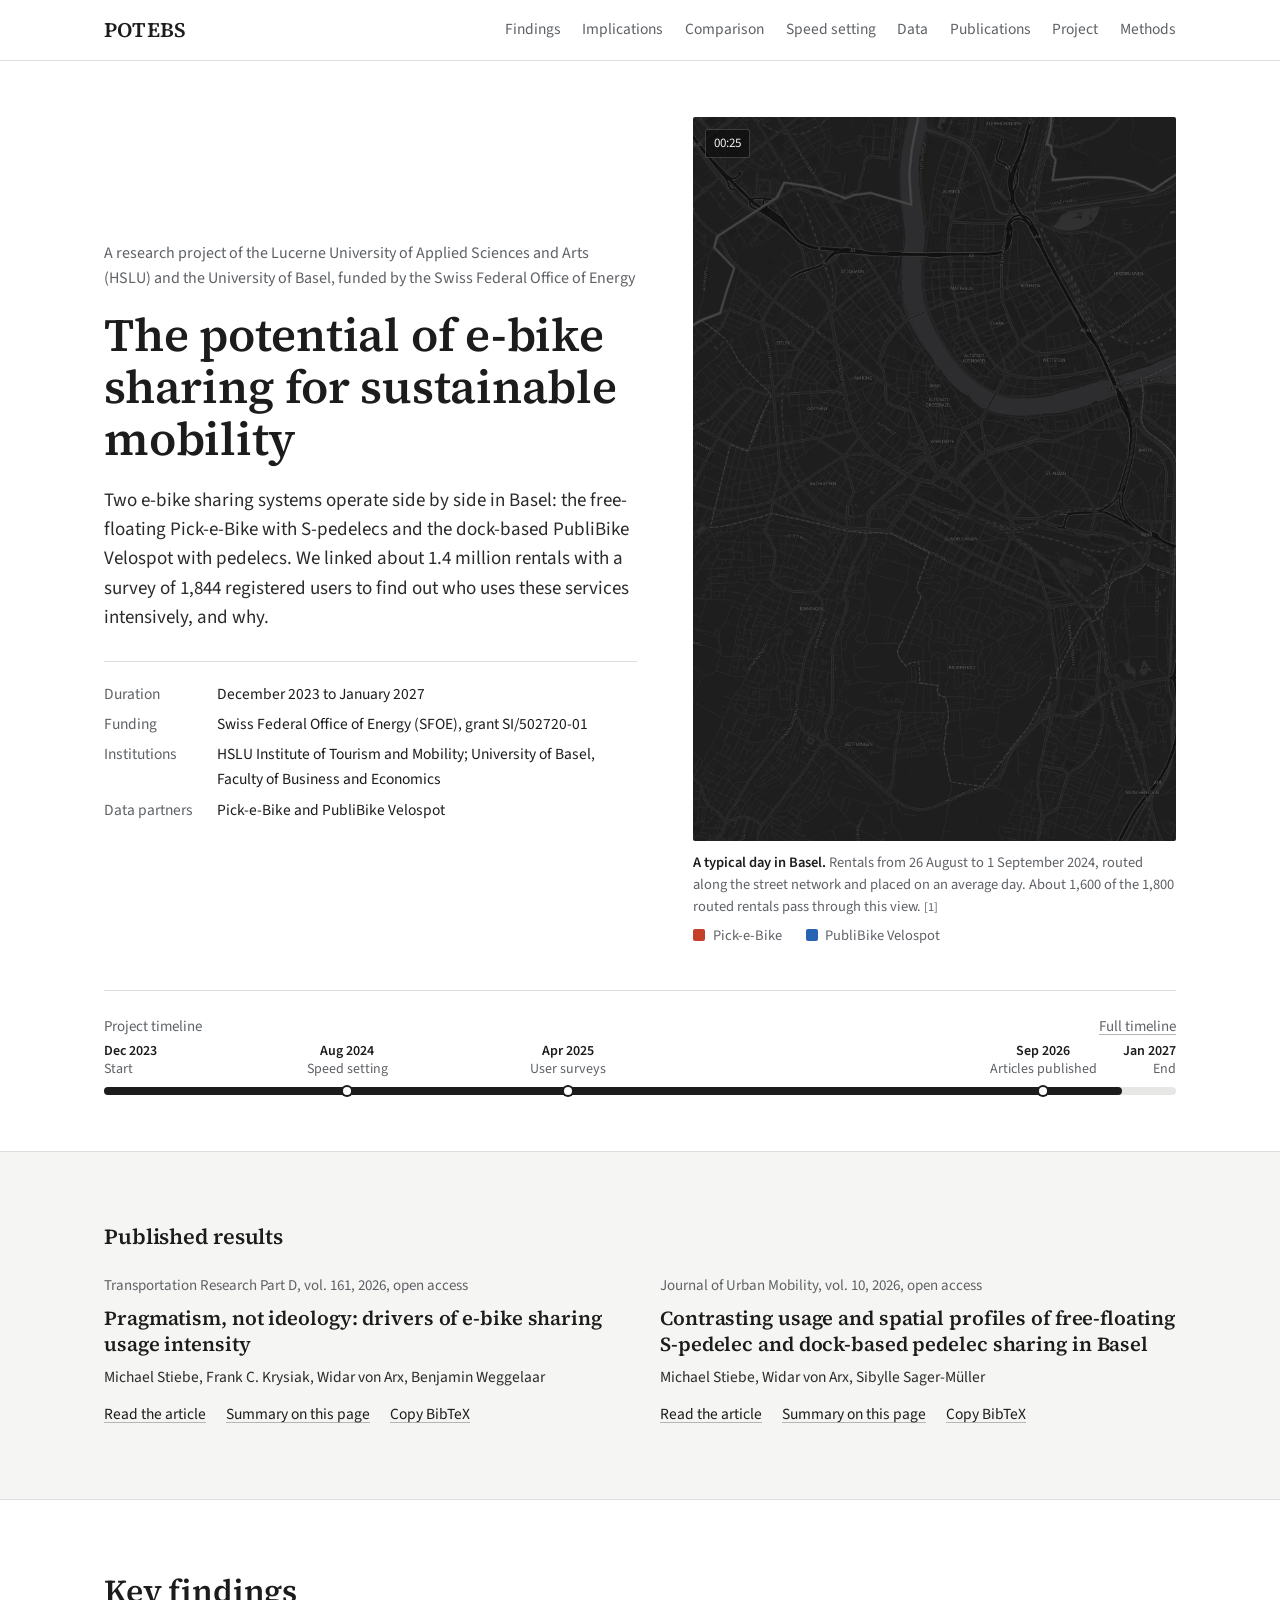
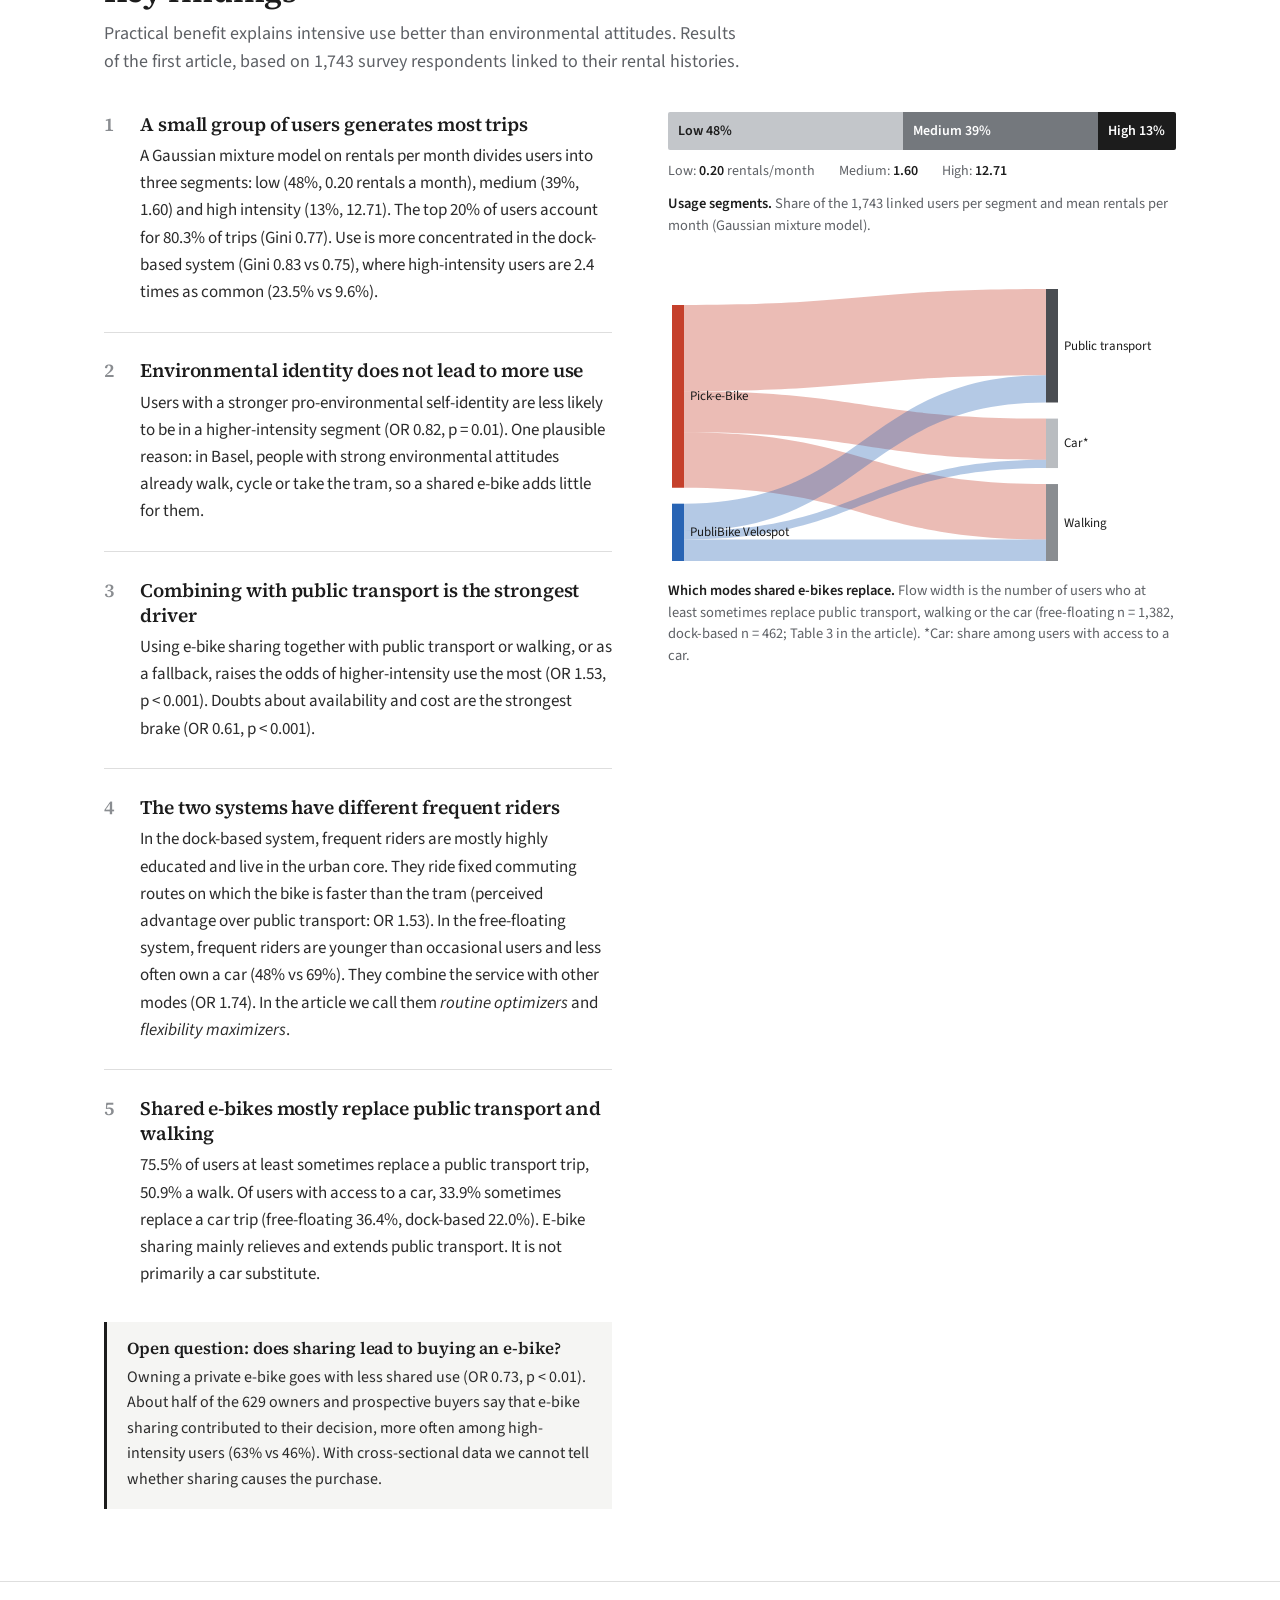
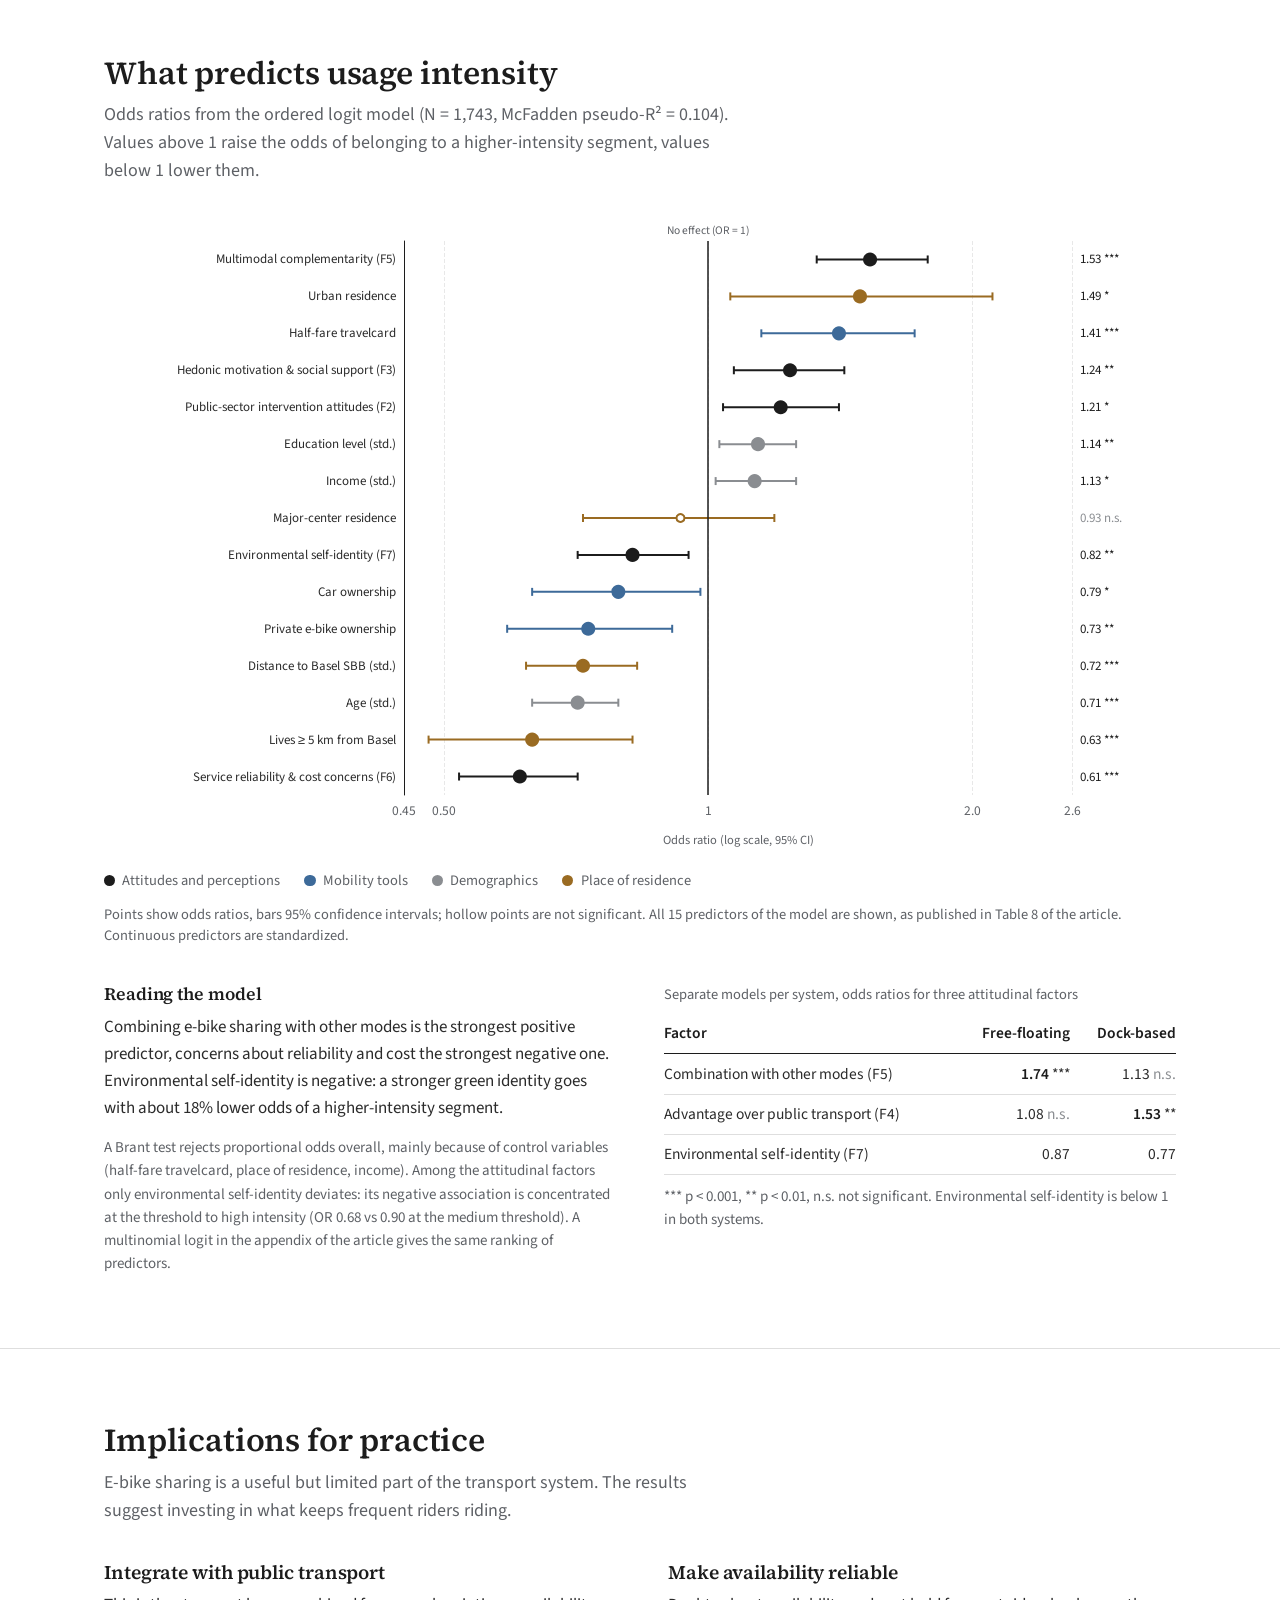
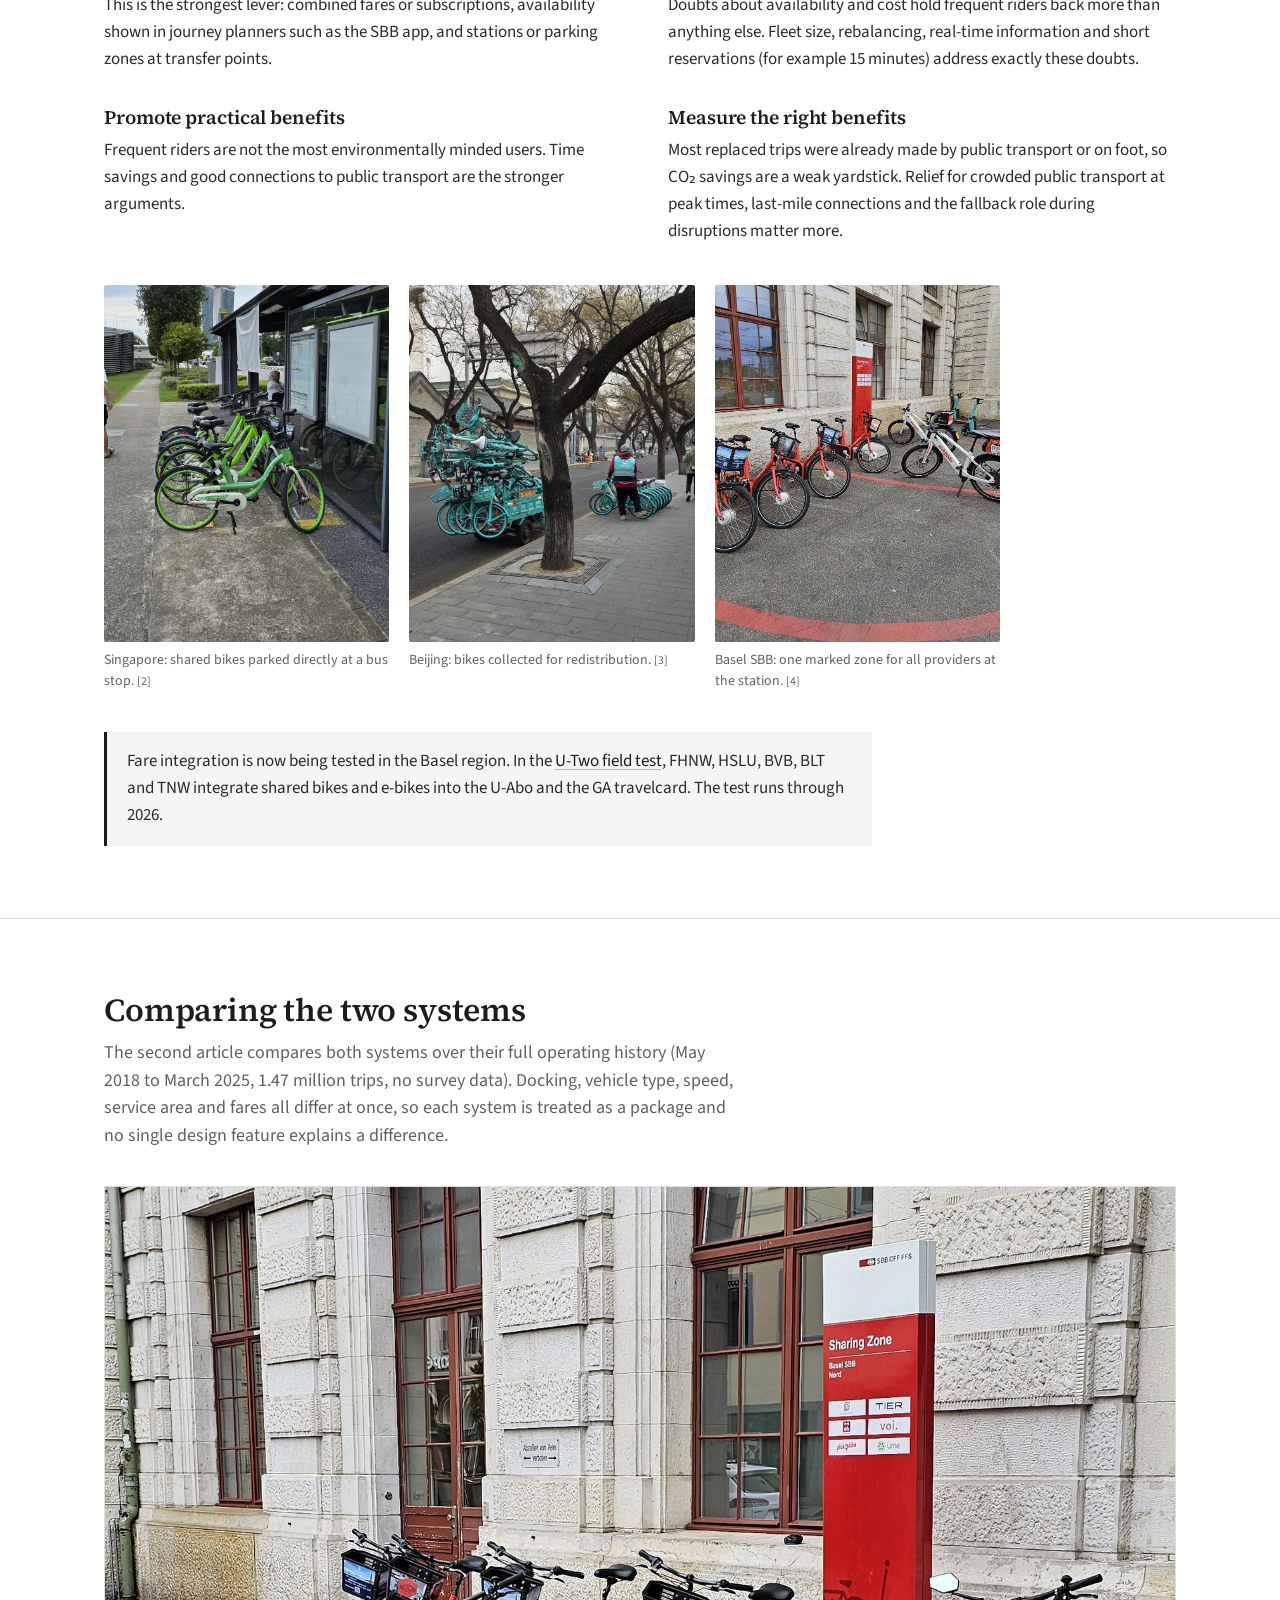
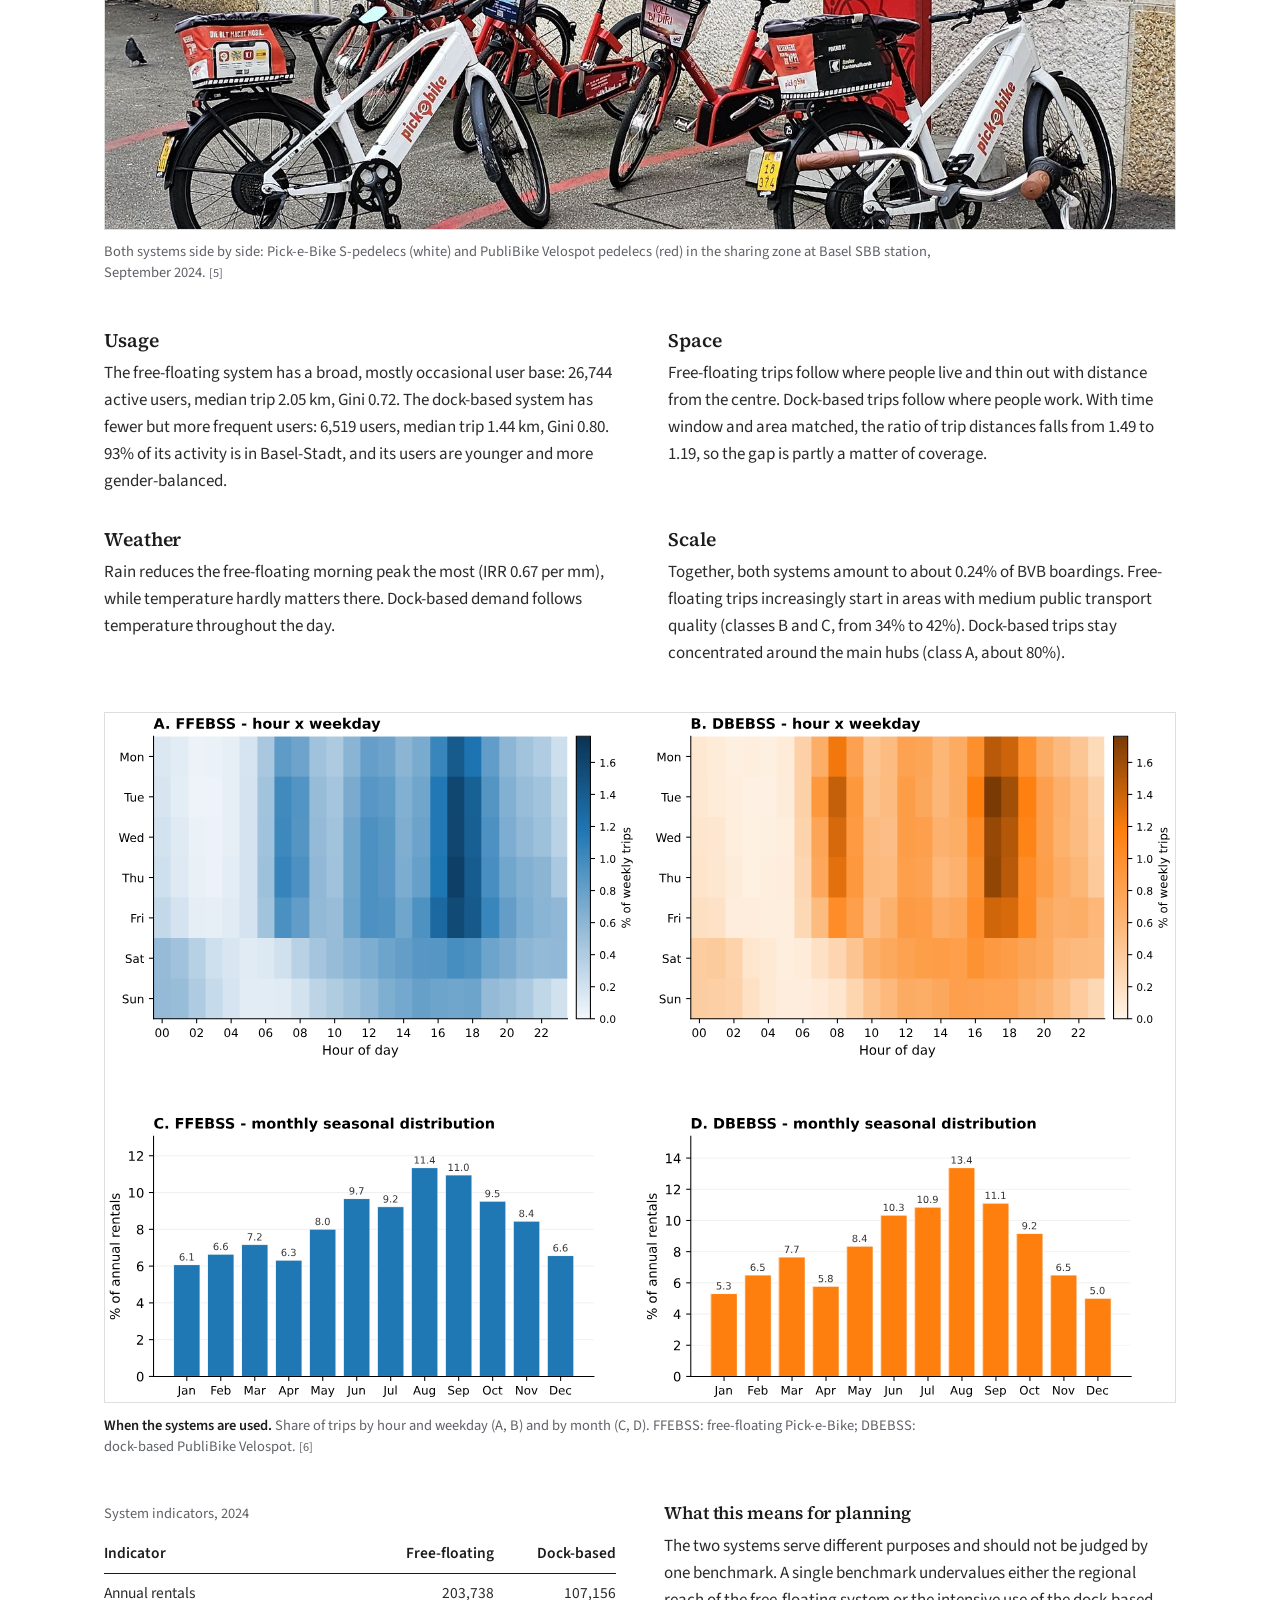
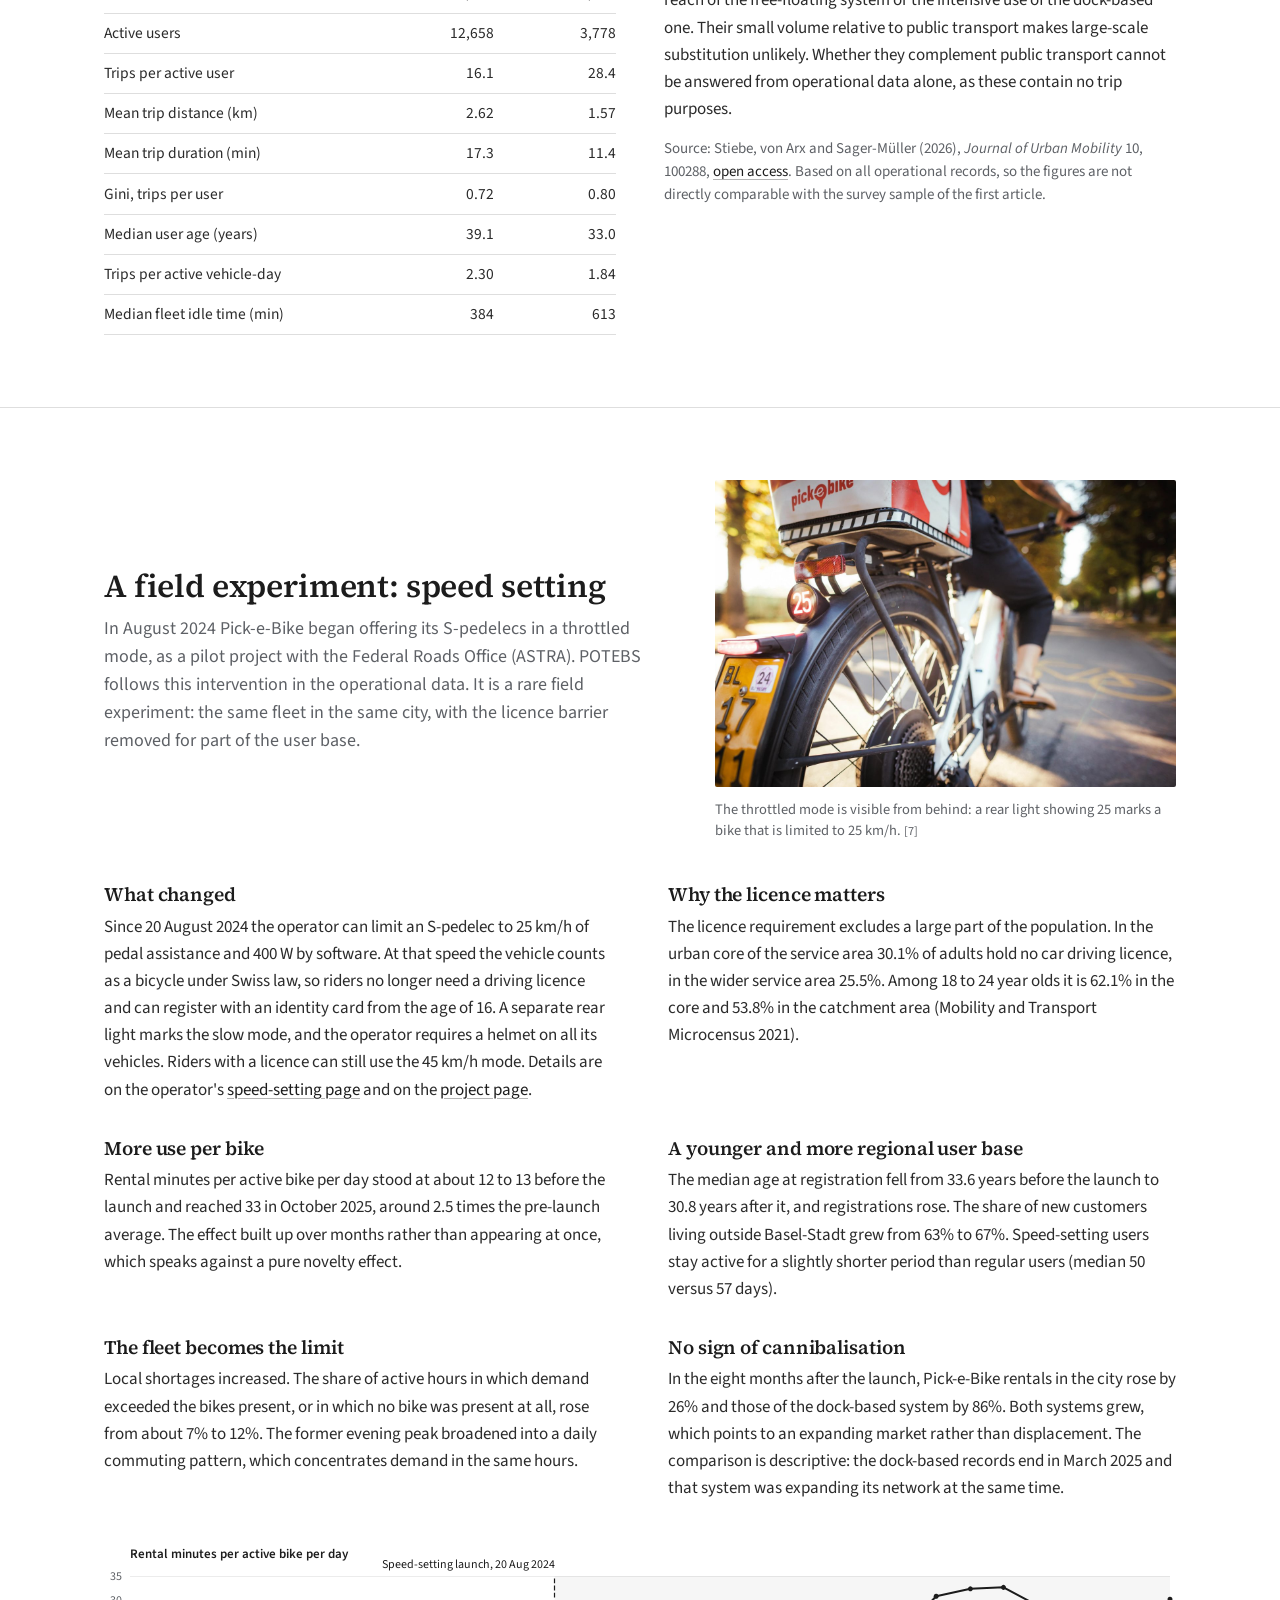
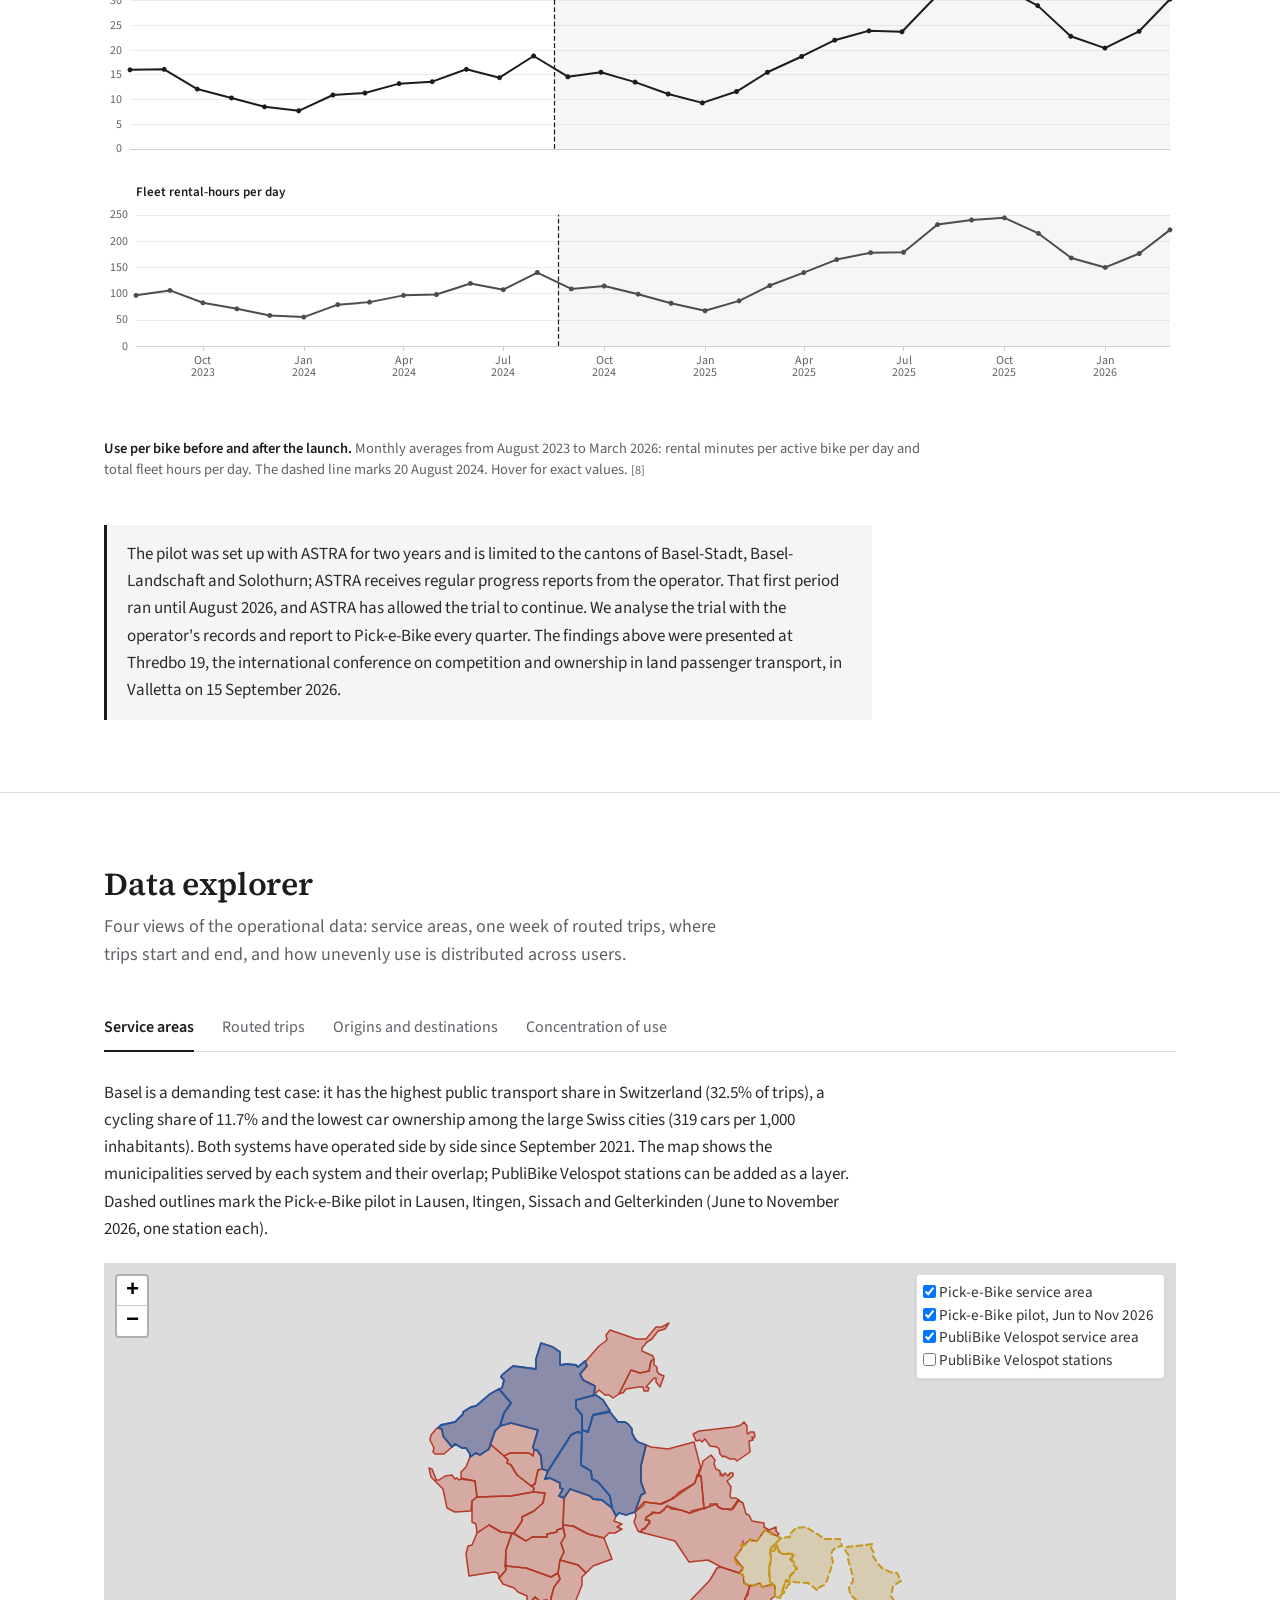
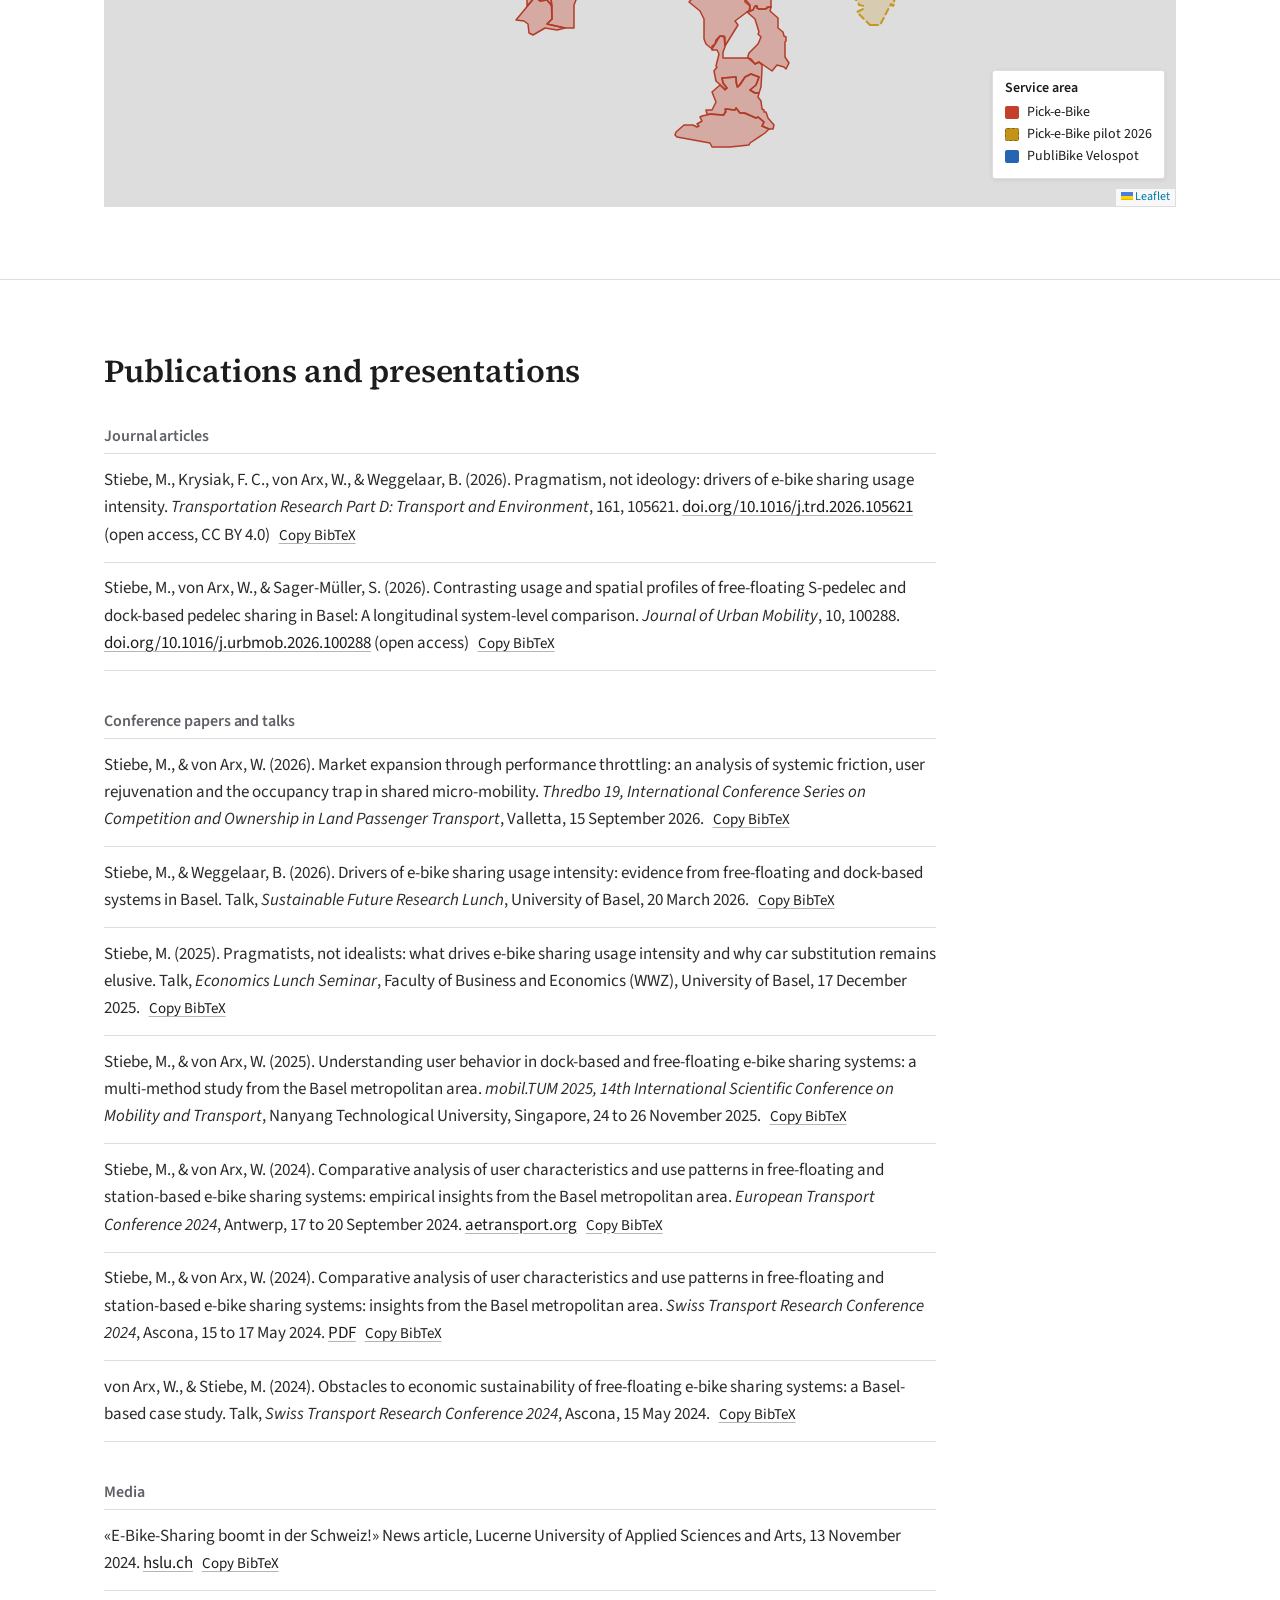
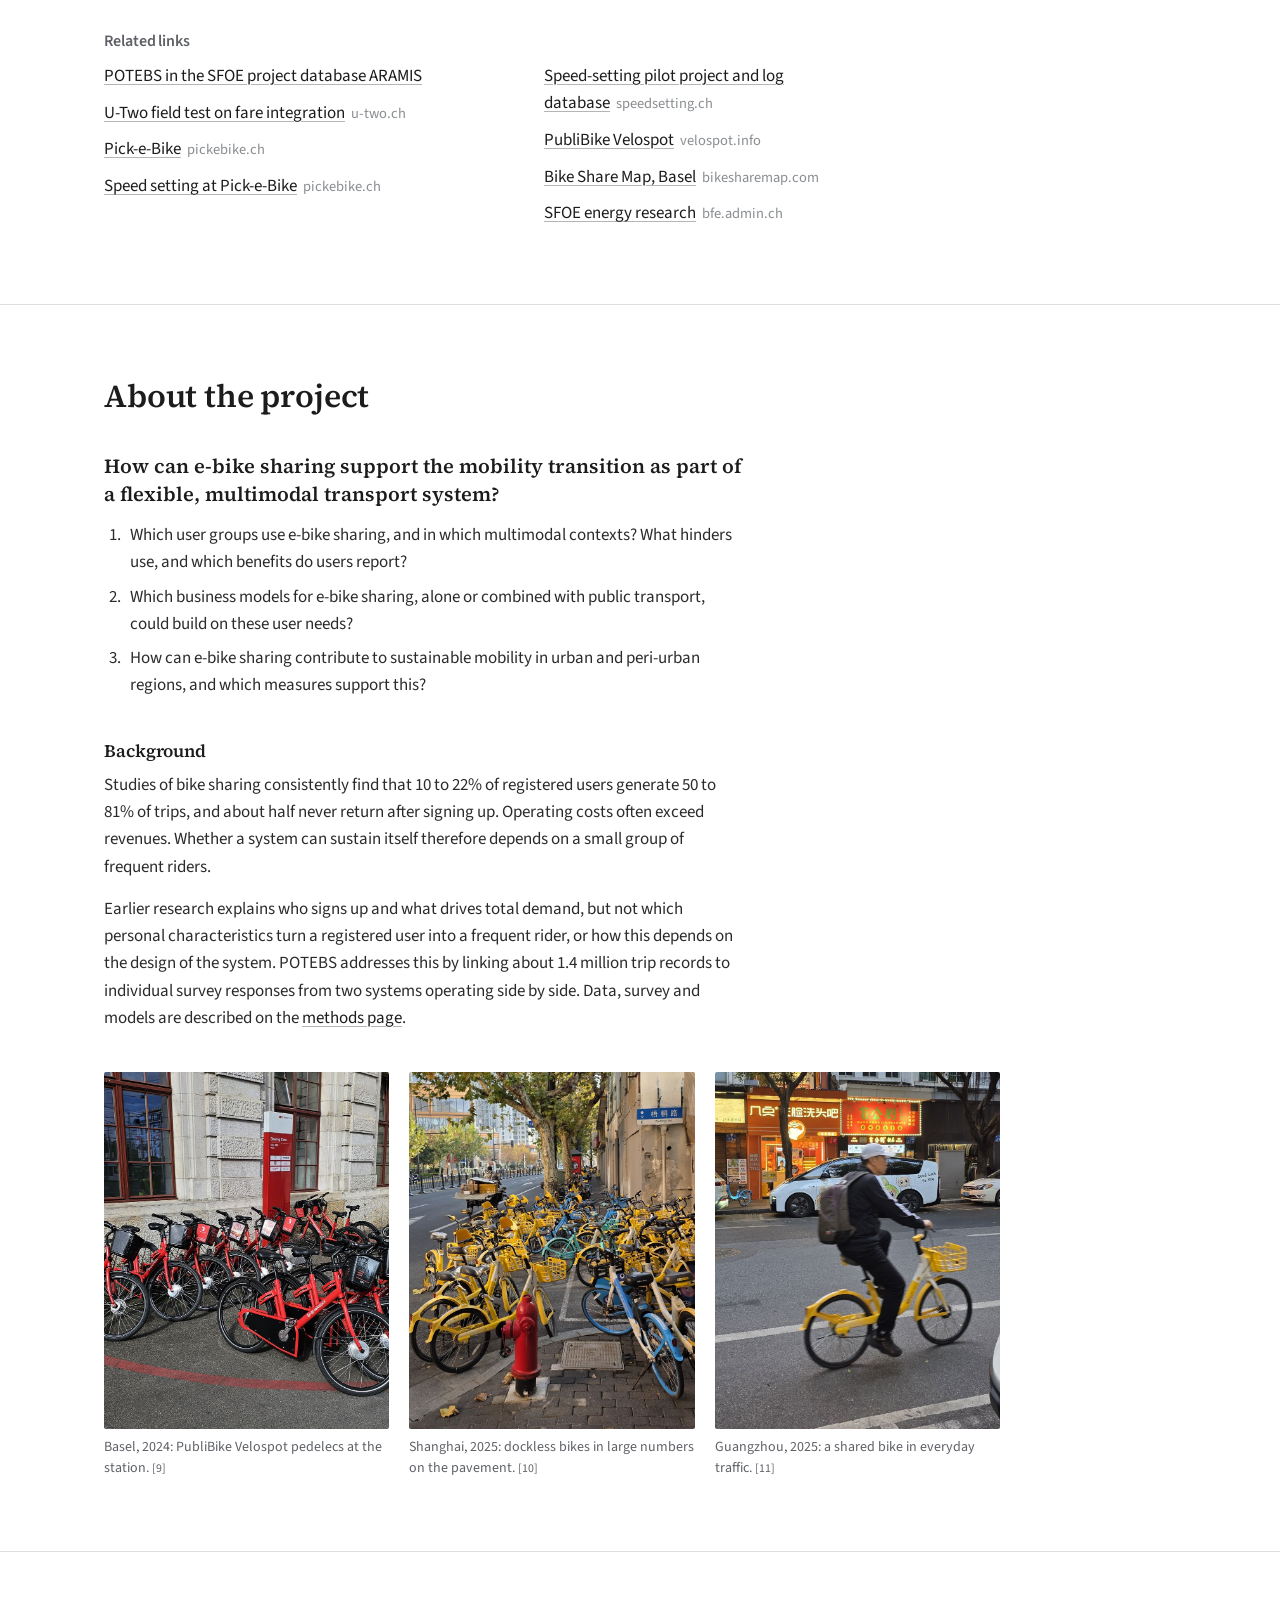
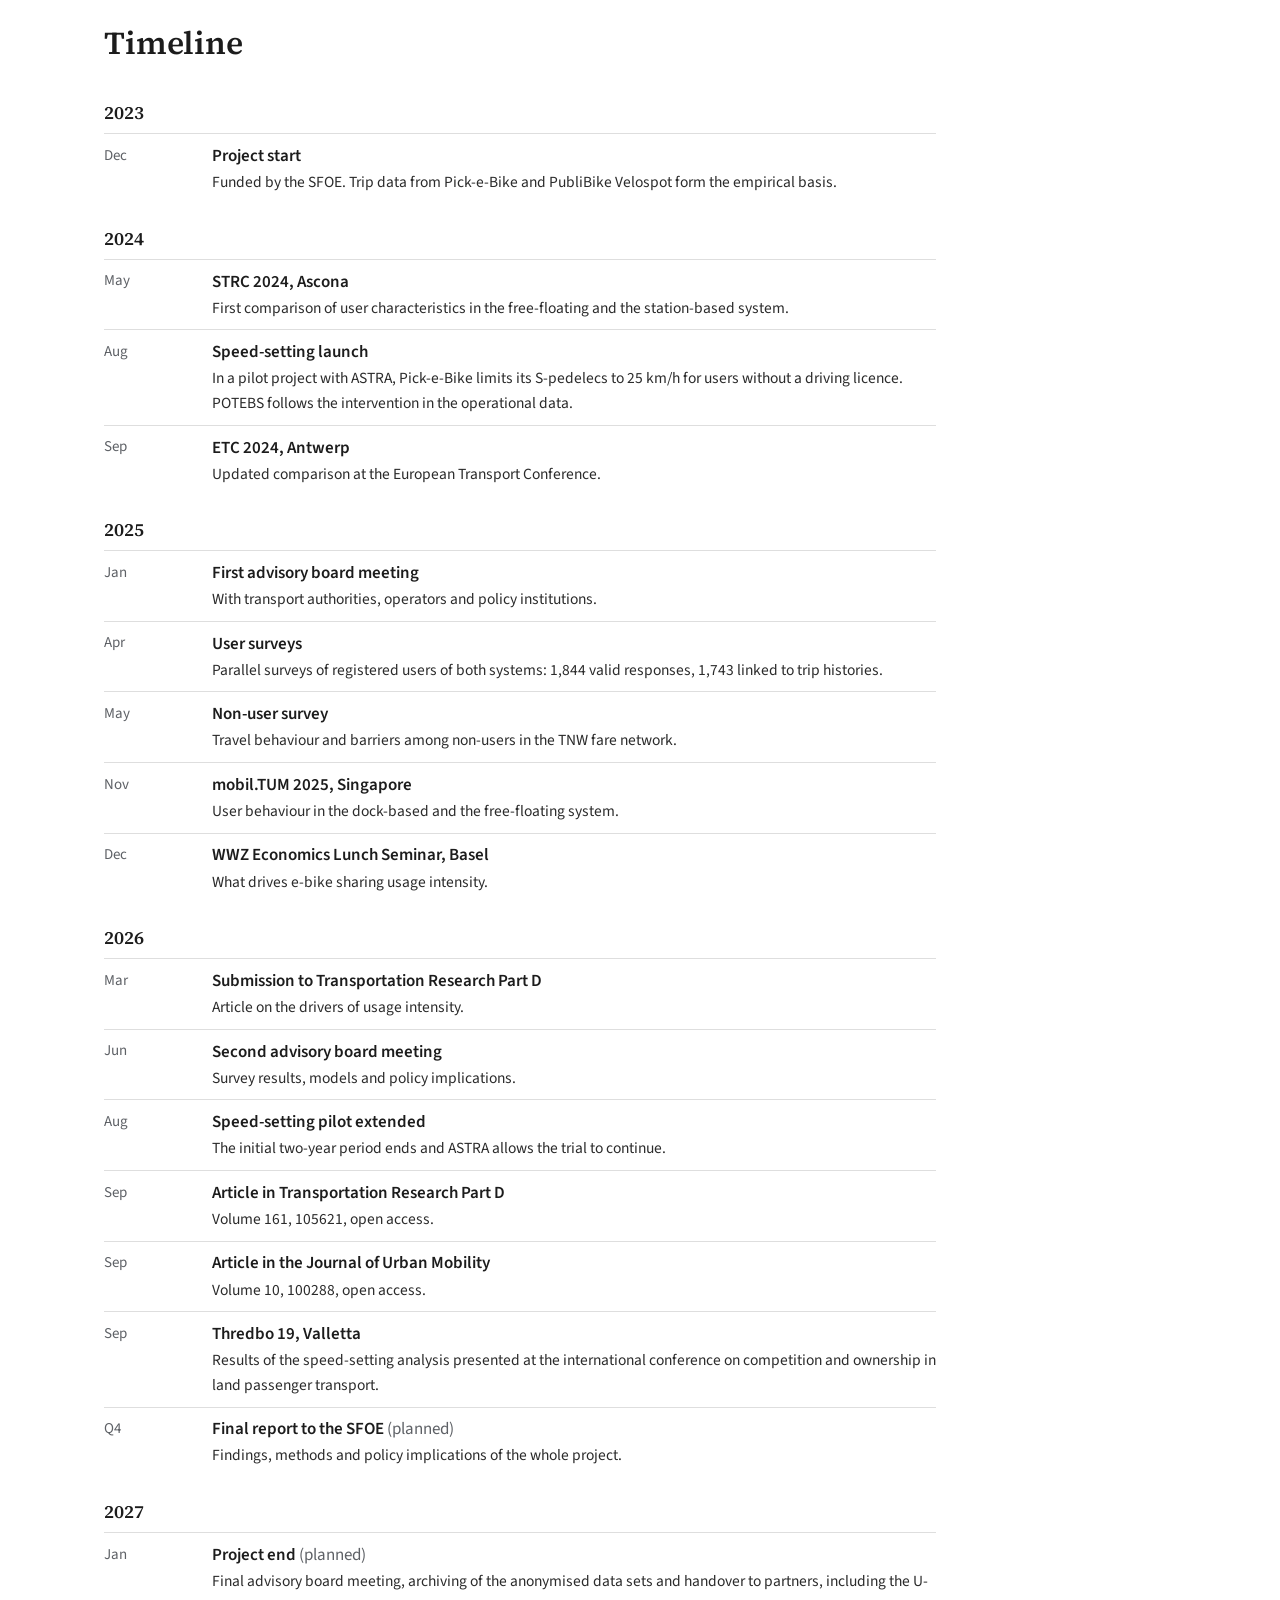
<file: index.html>
<!DOCTYPE html>
<html lang="en">
<head>
  <meta charset="UTF-8" />
  <meta name="viewport" content="width=device-width, initial-scale=1.0" />
  <title>POTEBS: Potential of E-Bike-Sharing Systems for Sustainable Mobility</title>
  <meta name="description" content="Research project of HSLU and the University of Basel on e-bike sharing in Basel. About 1.4 million rentals linked to 1,844 survey responses show who uses the free-floating and the dock-based system intensively, and why." />
  <meta name="author" content="Dr. Michael Stiebe, HSLU" />
  <link rel="canonical" href="https://hslu-michaelstiebe.github.io/POTEBS/" />
  <meta name="theme-color" content="#ffffff" />

  <meta property="og:type" content="website" />
  <meta property="og:site_name" content="POTEBS research project" />
  <meta property="og:title" content="POTEBS: E-bike sharing and sustainable mobility in Basel" />
  <meta property="og:description" content="Research project of HSLU and the University of Basel, funded by the SFOE. Results published in Transportation Research Part D and the Journal of Urban Mobility (2026)." />
  <meta property="og:url" content="https://hslu-michaelstiebe.github.io/POTEBS/" />
  <meta property="og:image" content="https://hslu-michaelstiebe.github.io/POTEBS/ASSETS/og-image.jpg" />
  <meta property="og:image:width" content="1200" />
  <meta property="og:image:height" content="630" />
  <meta property="og:image:alt" content="POTEBS research project: Pick-e-Bike and PubliBike Velospot bikes at Basel SBB station, with the project title and the two published articles." />
  <meta name="twitter:card" content="summary_large_image" />
  <meta name="twitter:title" content="POTEBS: E-bike sharing and sustainable mobility in Basel" />
  <meta name="twitter:description" content="Who uses e-bike sharing intensively, and why. Results from Basel, published 2026 in TR-D and the Journal of Urban Mobility." />
  <meta name="twitter:image" content="https://hslu-michaelstiebe.github.io/POTEBS/ASSETS/og-image.jpg" />

  <link rel="icon" type="image/svg+xml" href="data:image/svg+xml,%3Csvg xmlns='http://www.w3.org/2000/svg' viewBox='0 0 32 32'%3E%3Crect width='32' height='32' rx='5' fill='%231c1c1c'/%3E%3Ctext x='16' y='23.5' text-anchor='middle' font-family='Georgia,serif' font-weight='700' font-size='20' fill='white'%3EP%3C/text%3E%3C/svg%3E" />

  <script type="application/ld+json">
  {
    "@context": "https://schema.org",
    "@type": "ResearchProject",
    "name": "POTEBS: Investigating the Potential of E-Bike-Sharing Systems for Sustainable Mobility in Different Spatial Types",
    "alternateName": "POTEBS",
    "description": "Investigating the potential of e-bike-sharing systems for sustainable mobility using linked operational and survey data from the Basel metropolitan area.",
    "startDate": "2023-12",
    "endDate": "2027-01",
    "funder": { "@type": "GovernmentOrganization", "name": "Swiss Federal Office of Energy (SFOE)", "url": "https://www.bfe.admin.ch/bfe/en/home.html", "identifier": "SI/502720-01" },
    "parentOrganization": { "@type": "EducationalOrganization", "name": "Lucerne University of Applied Sciences and Arts (HSLU)", "url": "https://www.hslu.ch/" },
    "contributor": [
      { "@type": "Person", "name": "Michael Stiebe", "honorificPrefix": "Dr.", "email": "michael.stiebe@hslu.ch", "affiliation": "HSLU" },
      { "@type": "Person", "name": "Widar von Arx", "honorificPrefix": "Prof. Dr.", "affiliation": "HSLU" },
      { "@type": "Person", "name": "Frank Christian Krysiak", "honorificPrefix": "Prof. Dr.", "affiliation": "University of Basel" },
      { "@type": "Person", "name": "Benjamin Weggelaar", "affiliation": "University of Basel" }
    ],
    "sameAs": ["https://www.aramis.admin.ch/Grunddaten/?ProjectID=54193"],
    "subjectOf": [
      {
        "@type": "ScholarlyArticle",
        "name": "Pragmatism, not ideology: drivers of e-bike sharing usage intensity",
        "author": [
          { "@type": "Person", "name": "Michael Stiebe" },
          { "@type": "Person", "name": "Frank Christian Krysiak" },
          { "@type": "Person", "name": "Widar von Arx" },
          { "@type": "Person", "name": "Benjamin Weggelaar" }
        ],
        "isPartOf": { "@type": "Periodical", "name": "Transportation Research Part D: Transport and Environment" },
        "volumeNumber": "161",
        "pageStart": "105621",
        "datePublished": "2026-09-10",
        "identifier": "https://doi.org/10.1016/j.trd.2026.105621",
        "url": "https://doi.org/10.1016/j.trd.2026.105621",
        "license": "https://creativecommons.org/licenses/by/4.0/",
        "isAccessibleForFree": true
      },
      {
        "@type": "ScholarlyArticle",
        "name": "Contrasting usage and spatial profiles of free-floating S-pedelec and dock-based pedelec sharing in Basel: A longitudinal system-level comparison",
        "author": [
          { "@type": "Person", "name": "Michael Stiebe" },
          { "@type": "Person", "name": "Widar von Arx" },
          { "@type": "Person", "name": "Sibylle Sager-Müller" }
        ],
        "isPartOf": { "@type": "Periodical", "name": "Journal of Urban Mobility" },
        "volumeNumber": "10",
        "pageStart": "100288",
        "datePublished": "2026",
        "identifier": "https://doi.org/10.1016/j.urbmob.2026.100288",
        "url": "https://doi.org/10.1016/j.urbmob.2026.100288",
        "isAccessibleForFree": true
      }
    ],
    "keywords": "e-bike sharing, usage intensity, sustainable mobility, multimodal transport, Basel, free-floating, dock-based"
  }
  </script>

  <link rel="preconnect" href="https://tiles.openfreemap.org" crossorigin />
  <link rel="preload" href="vendor/fonts/source-sans-3-latin-400-normal.woff2" as="font" type="font/woff2" crossorigin />
  <link rel="preload" href="vendor/fonts/source-serif-4-latin-600-normal.woff2" as="font" type="font/woff2" crossorigin />
  <link rel="stylesheet" href="styles.css" />
  <script src="nav.js" defer></script>
  <script src="hero-loop.js" defer></script>
  <script src="route-animation.js" defer></script>
</head>
<body>
  <a class="skip-link" href="#main">Skip to content</a>

  <nav class="site-header" aria-label="Main">
    <div class="wrap">
      <a class="brand" href="#top">POTEBS</a>
      <button class="nav-burger" type="button" aria-label="Open menu" aria-expanded="false" aria-controls="nav-links">
        <span></span><span></span><span></span>
      </button>
      <div class="links" id="nav-links">
        <a href="#findings">Findings</a>
        <a href="#recommendations">Implications</a>
        <a href="#comparison">Comparison</a>
        <a href="#speed-setting">Speed setting</a>
        <a href="#explore">Data</a>
        <a href="#publications">Publications</a>
        <a href="#project">Project</a>
        <a href="methods.html">Methods</a>
      </div>
    </div>
  </nav>

  <main id="main">

  <section class="intro" id="top">
    <div class="wrap intro-grid">
      <div>
        <p class="affil">A research project of the Lucerne University of Applied Sciences and Arts (HSLU) and the University of Basel, funded by the Swiss Federal Office of Energy</p>
        <h1>The potential of e-bike sharing for sustainable mobility</h1>
        <p class="lead">Two e-bike sharing systems operate side by side in Basel: the free-floating Pick-e-Bike with S-pedelecs and the dock-based PubliBike Velospot with pedelecs. We linked about 1.4&nbsp;million rentals with a survey of 1,844 registered users to find out who uses these services intensively, and why.</p>
        <dl class="facts">
          <dt>Duration</dt><dd>December 2023 to January 2027</dd>
          <dt>Funding</dt><dd>Swiss Federal Office of Energy (SFOE), grant SI/502720-01</dd>
          <dt>Institutions</dt><dd>HSLU Institute of Tourism and Mobility; University of Basel, Faculty of Business and Economics</dd>
          <dt>Data partners</dt><dd>Pick-e-Bike and PubliBike Velospot</dd>
        </dl>
      </div>
      <figure class="hero-figure">
        <div class="hero-loop" id="hero-loop">
          <img src="ASSETS/hero-basemap.webp" width="1400" height="2100" alt="" aria-hidden="true" fetchpriority="high" />
          <canvas aria-hidden="true"></canvas>
          <span class="hero-clock" id="hero-clock">00:00</span>
        </div>
        <figcaption><b>A typical day in Basel.</b> Rentals from 26 August to 1 September 2024, routed along the street network and placed on an average day. About 1,600 of the 1,800 routed rentals pass through this view. <a class="fn" id="ref-1" href="#note-1">[1]</a><span class="hero-key"><span class="sw sw-peb">Pick-e-Bike</span><span class="sw sw-pb">PubliBike Velospot</span></span></figcaption>
      </figure>
    </div>
    <div class="wrap">
      <div class="progress" role="img" aria-label="Project timeline from December 2023 to January 2027, currently in the final phase">
        <div class="progress-head">
          <span>Project timeline</span>
          <a href="#timeline">Full timeline</a>
        </div>
        <div class="progress-labels">
          <span class="pl start" style="left:0%"><b>Dec 2023</b>Start</span>
          <span class="pl" style="left:22.7%"><b>Aug 2024</b>Speed setting</span>
          <span class="pl" style="left:43.3%"><b>Apr 2025</b>User surveys</span>
          <span class="pl pl-dense" style="left:87.6%"><b>Sep 2026</b>Articles published</span>
          <span class="pl end" style="left:100%"><b>Jan 2027</b>End</span>
        </div>
        <div class="progress-track">
          <div class="progress-fill" id="progress-fill" style="width:88.8%"></div>
          <i class="pm" style="left:22.7%"></i>
          <i class="pm" style="left:43.3%"></i>
          <i class="pm" style="left:87.6%"></i>
        </div>
      </div>
    </div>
  </section>

  <section class="articles" id="paper">
    <div class="wrap">
      <h2>Published results</h2>
      <div class="article-list">
        <article class="article">
          <div class="journal">Transportation Research Part D, vol. 161, 2026, open access</div>
          <h3><a href="https://doi.org/10.1016/j.trd.2026.105621" target="_blank" rel="noopener">Pragmatism, not ideology: drivers of e-bike sharing usage intensity</a></h3>
          <div class="authors">Michael Stiebe, Frank C. Krysiak, Widar von Arx, Benjamin Weggelaar</div>
          <div class="actions">
            <a href="https://doi.org/10.1016/j.trd.2026.105621" target="_blank" rel="noopener">Read the article</a>
            <a href="#findings">Summary on this page</a>
            <button class="cite-btn" type="button" data-bib-id="stiebe2026pragmatism">Copy BibTeX</button>
          </div>
        </article>
        <article class="article">
          <div class="journal">Journal of Urban Mobility, vol. 10, 2026, open access</div>
          <h3><a href="https://doi.org/10.1016/j.urbmob.2026.100288" target="_blank" rel="noopener">Contrasting usage and spatial profiles of free-floating S-pedelec and dock-based pedelec sharing in Basel</a></h3>
          <div class="authors">Michael Stiebe, Widar von Arx, Sibylle Sager-Müller</div>
          <div class="actions">
            <a href="https://doi.org/10.1016/j.urbmob.2026.100288" target="_blank" rel="noopener">Read the article</a>
            <a href="#comparison">Summary on this page</a>
            <button class="cite-btn" type="button" data-bib-id="stiebe2026jum">Copy BibTeX</button>
          </div>
        </article>
      </div>
    </div>
  </section>

  <section id="findings">
    <div class="wrap">
      <div class="sec-head">
        <h2>Key findings</h2>
        <p>Practical benefit explains intensive use better than environmental attitudes. Results of the first article, based on 1,743 survey respondents linked to their rental histories.</p>
      </div>
      <div class="findings-layout">
        <div>
          <ol class="findings">
            <li>
              <h3>A small group of users generates most trips</h3>
              <p>A Gaussian mixture model on rentals per month divides users into three segments: low (48%, 0.20 rentals a month), medium (39%, 1.60) and high intensity (13%, 12.71). The top 20% of users account for 80.3% of trips (Gini 0.77). Use is more concentrated in the dock-based system (Gini 0.83 vs 0.75), where high-intensity users are 2.4 times as common (23.5% vs 9.6%).</p>
            </li>
            <li>
              <h3>Environmental identity does not lead to more use</h3>
              <p>Users with a stronger pro-environmental self-identity are less likely to be in a higher-intensity segment (OR 0.82, p = 0.01). One plausible reason: in Basel, people with strong environmental attitudes already walk, cycle or take the tram, so a shared e-bike adds little for them.</p>
            </li>
            <li>
              <h3>Combining with public transport is the strongest driver</h3>
              <p>Using e-bike sharing together with public transport or walking, or as a fallback, raises the odds of higher-intensity use the most (OR 1.53, p &lt; 0.001). Doubts about availability and cost are the strongest brake (OR 0.61, p &lt; 0.001).</p>
            </li>
            <li>
              <h3>The two systems have different frequent riders</h3>
              <p>In the dock-based system, frequent riders are mostly highly educated and live in the urban core. They ride fixed commuting routes on which the bike is faster than the tram (perceived advantage over public transport: OR 1.53). In the free-floating system, frequent riders are younger than occasional users and less often own a car (48% vs 69%). They combine the service with other modes (OR 1.74). In the article we call them <em>routine optimizers</em> and <em>flexibility maximizers</em>.</p>
            </li>
            <li>
              <h3>Shared e-bikes mostly replace public transport and walking</h3>
              <p>75.5% of users at least sometimes replace a public transport trip, 50.9% a walk. Of users with access to a car, 33.9% sometimes replace a car trip (free-floating 36.4%, dock-based 22.0%). E-bike sharing mainly relieves and extends public transport. It is not primarily a car substitute.</p>
            </li>
          </ol>
          <div class="open-question">
            <h3>Open question: does sharing lead to buying an e-bike?</h3>
            <p>Owning a private e-bike goes with less shared use (OR 0.73, p &lt; 0.01). About half of the 629 owners and prospective buyers say that e-bike sharing contributed to their decision, more often among high-intensity users (63% vs 46%). With cross-sectional data we cannot tell whether sharing causes the purchase.</p>
          </div>
        </div>
        <div class="findings-figs">
          <figure>
            <div class="segbar" role="img" aria-label="Usage segments: low intensity 48 percent, medium 39 percent, high 13 percent">
              <div class="low" style="flex:48">Low 48%</div>
              <div class="med" style="flex:39">Medium 39%</div>
              <div class="high" style="flex:13">High 13%</div>
            </div>
            <div class="seg-legend">
              <span>Low: <b>0.20</b> rentals/month</span>
              <span>Medium: <b>1.60</b></span>
              <span>High: <b>12.71</b></span>
            </div>
            <figcaption><b>Usage segments.</b> Share of the 1,743 linked users per segment and mean rentals per month (Gaussian mixture model).</figcaption>
          </figure>
          <figure>
            <div id="sankey-substitution" class="sankey-chart"></div>
            <figcaption><b>Which modes shared e-bikes replace.</b> Flow width is the number of users who at least sometimes replace public transport, walking or the car (free-floating n = 1,382, dock-based n = 462; Table 3 in the article). *Car: share among users with access to a car.</figcaption>
          </figure>
        </div>
      </div>
    </div>
  </section>

  <section id="effect-sizes">
    <div class="wrap">
      <div class="sec-head">
        <h2>What predicts usage intensity</h2>
        <p>Odds ratios from the ordered logit model (N = 1,743, McFadden pseudo-R² = 0.104). Values above 1 raise the odds of belonging to a higher-intensity segment, values below 1 lower them.</p>
      </div>
      <figure>
        <div id="forest-plot" class="effects-chart"></div>
        <div class="chart-legend">
          <span><i class="attitudinal"></i>Attitudes and perceptions</span>
          <span><i class="mobility"></i>Mobility tools</span>
          <span><i class="demographic"></i>Demographics</span>
          <span><i class="geography"></i>Place of residence</span>
        </div>
        <figcaption>Points show odds ratios, bars 95% confidence intervals; hollow points are not significant. All 15 predictors of the model are shown, as published in Table 8 of the article. Continuous predictors are standardized.</figcaption>
      </figure>
      <div class="two-col">
        <div>
          <h3>Reading the model</h3>
          <p>Combining e-bike sharing with other modes is the strongest positive predictor, concerns about reliability and cost the strongest negative one. Environmental self-identity is negative: a stronger green identity goes with about 18% lower odds of a higher-intensity segment.</p>
          <p class="note">A Brant test rejects proportional odds overall, mainly because of control variables (half-fare travelcard, place of residence, income). Among the attitudinal factors only environmental self-identity deviates: its negative association is concentrated at the threshold to high intensity (OR 0.68 vs 0.90 at the medium threshold). A multinomial logit in the appendix of the article gives the same ranking of predictors.</p>
        </div>
        <div>
          <table class="data-table">
            <caption>Separate models per system, odds ratios for three attitudinal factors</caption>
            <thead><tr><th>Factor</th><th class="n">Free-floating</th><th class="n">Dock-based</th></tr></thead>
            <tbody>
              <tr><td>Combination with other modes (F5)</td><td class="n"><strong>1.74</strong> ***</td><td class="n">1.13 <span class="ns">n.s.</span></td></tr>
              <tr><td>Advantage over public transport (F4)</td><td class="n">1.08 <span class="ns">n.s.</span></td><td class="n"><strong>1.53</strong> **</td></tr>
              <tr><td>Environmental self-identity (F7)</td><td class="n">0.87</td><td class="n">0.77</td></tr>
            </tbody>
          </table>
          <p class="note" style="margin-top:.6rem">*** p &lt; 0.001, ** p &lt; 0.01, n.s. not significant. Environmental self-identity is below 1 in both systems.</p>
        </div>
      </div>
    </div>
  </section>

  <section id="recommendations">
    <div class="wrap">
      <div class="sec-head">
        <h2>Implications for practice</h2>
        <p>E-bike sharing is a useful but limited part of the transport system. The results suggest investing in what keeps frequent riders riding.</p>
      </div>
      <div class="grid-2">
        <div>
          <h3>Integrate with public transport</h3>
          <p>This is the strongest lever: combined fares or subscriptions, availability shown in journey planners such as the SBB app, and stations or parking zones at transfer points.</p>
        </div>
        <div>
          <h3>Make availability reliable</h3>
          <p>Doubts about availability and cost hold frequent riders back more than anything else. Fleet size, rebalancing, real-time information and short reservations (for example 15 minutes) address exactly these doubts.</p>
        </div>
        <div>
          <h3>Promote practical benefits</h3>
          <p>Frequent riders are not the most environmentally minded users. Time savings and good connections to public transport are the stronger arguments.</p>
        </div>
        <div>
          <h3>Measure the right benefits</h3>
          <p>Most replaced trips were already made by public transport or on foot, so CO₂ savings are a weak yardstick. Relief for crowded public transport at peak times, last-mile connections and the fallback role during disruptions matter more.</p>
        </div>
      </div>
      <div class="photo-row">
        <figure><img src="ASSETS/photos/singapore-bus-stop.jpg" width="900" height="1125" loading="lazy" decoding="async" alt="Green shared bikes parked next to a bus shelter in Singapore" /><figcaption>Singapore: shared bikes parked directly at a bus stop. <a class="fn" id="ref-2" href="#note-2">[2]</a></figcaption></figure>
        <figure><img src="ASSETS/photos/beijing-rebalancing.jpg" width="900" height="1125" loading="lazy" decoding="async" alt="A worker next to a small vehicle stacked high with shared bikes on a street in Beijing" /><figcaption>Beijing: bikes collected for redistribution. <a class="fn" id="ref-3" href="#note-3">[3]</a></figcaption></figure>
        <figure><img src="ASSETS/photos/basel-sbb-zone-sign.jpg" width="900" height="1125" loading="lazy" decoding="async" alt="Sharing Zone sign with operator logos at Basel SBB, with Velospot and Pick-e-Bike bikes" /><figcaption>Basel SBB: one marked zone for all providers at the station. <a class="fn" id="ref-4" href="#note-4">[4]</a></figcaption></figure>
      </div>
      <p class="aside-note">Fare integration is now being tested in the Basel region. In the <a href="https://u-two.ch" target="_blank" rel="noopener">U-Two field test</a>, FHNW, HSLU, BVB, BLT and TNW integrate shared bikes and e-bikes into the U-Abo and the GA travelcard. The test runs through 2026.</p>
    </div>
  </section>

  <section id="comparison">
    <div class="wrap">
      <div class="sec-head">
        <h2>Comparing the two systems</h2>
        <p>The second article compares both systems over their full operating history (May 2018 to March 2025, 1.47&nbsp;million trips, no survey data). Docking, vehicle type, speed, service area and fares all differ at once, so each system is treated as a package and no single design feature explains a difference.</p>
      </div>
      <figure class="figure-block" style="margin-top:0">
        <img src="ASSETS/photos/basel-sbb-sharing-zone.jpg" width="1600" height="959" loading="lazy" decoding="async" alt="White Pick-e-Bike S-pedelecs and red PubliBike Velospot pedelecs parked next to a red Sharing Zone sign in front of the Basel SBB station building" />
        <figcaption>Both systems side by side: Pick-e-Bike S-pedelecs (white) and PubliBike Velospot pedelecs (red) in the sharing zone at Basel SBB station, September 2024. <a class="fn" id="ref-5" href="#note-5">[5]</a></figcaption>
      </figure>
      <div class="grid-2">
        <div>
          <h3>Usage</h3>
          <p>The free-floating system has a broad, mostly occasional user base: 26,744 active users, median trip 2.05&nbsp;km, Gini 0.72. The dock-based system has fewer but more frequent users: 6,519 users, median trip 1.44&nbsp;km, Gini 0.80. 93% of its activity is in Basel-Stadt, and its users are younger and more gender-balanced.</p>
        </div>
        <div>
          <h3>Space</h3>
          <p>Free-floating trips follow where people live and thin out with distance from the centre. Dock-based trips follow where people work. With time window and area matched, the ratio of trip distances falls from 1.49 to 1.19, so the gap is partly a matter of coverage.</p>
        </div>
        <div>
          <h3>Weather</h3>
          <p>Rain reduces the free-floating morning peak the most (IRR 0.67 per mm), while temperature hardly matters there. Dock-based demand follows temperature throughout the day.</p>
        </div>
        <div>
          <h3>Scale</h3>
          <p>Together, both systems amount to about 0.24% of BVB boardings. Free-floating trips increasingly start in areas with medium public transport quality (classes B and C, from 34% to 42%). Dock-based trips stay concentrated around the main hubs (class A, about 80%).</p>
        </div>
      </div>

      <figure class="figure-block">
        <img src="ASSETS/figures/jum-hourly-profile.svg" width="816" height="526" loading="lazy" decoding="async" alt="Four panels: heatmaps of trips by hour and weekday for the free-floating and the dock-based system, and bar charts of the monthly share of annual rentals for both systems" />
        <figcaption><b>When the systems are used.</b> Share of trips by hour and weekday (A, B) and by month (C, D). FFEBSS: free-floating Pick-e-Bike; DBEBSS: dock-based PubliBike Velospot. <a class="fn" id="ref-6" href="#note-6">[6]</a></figcaption>
      </figure>

      <div class="two-col">
        <table class="data-table">
          <caption>System indicators, 2024</caption>
          <thead><tr><th>Indicator</th><th class="n">Free-floating</th><th class="n">Dock-based</th></tr></thead>
          <tbody>
            <tr><td>Annual rentals</td><td class="n">203,738</td><td class="n">107,156</td></tr>
            <tr><td>Active users</td><td class="n">12,658</td><td class="n">3,778</td></tr>
            <tr><td>Trips per active user</td><td class="n">16.1</td><td class="n">28.4</td></tr>
            <tr><td>Mean trip distance (km)</td><td class="n">2.62</td><td class="n">1.57</td></tr>
            <tr><td>Mean trip duration (min)</td><td class="n">17.3</td><td class="n">11.4</td></tr>
            <tr><td>Gini, trips per user</td><td class="n">0.72</td><td class="n">0.80</td></tr>
            <tr><td>Median user age (years)</td><td class="n">39.1</td><td class="n">33.0</td></tr>
            <tr><td>Trips per active vehicle-day</td><td class="n">2.30</td><td class="n">1.84</td></tr>
            <tr><td>Median fleet idle time (min)</td><td class="n">384</td><td class="n">613</td></tr>
          </tbody>
        </table>
        <div>
          <h3>What this means for planning</h3>
          <p>The two systems serve different purposes and should not be judged by one benchmark. A single benchmark undervalues either the regional reach of the free-floating system or the intensive use of the dock-based one. Their small volume relative to public transport makes large-scale substitution unlikely. Whether they complement public transport cannot be answered from operational data alone, as these contain no trip purposes.</p>
          <p class="note">Source: Stiebe, von Arx and Sager-Müller (2026), <em>Journal of Urban Mobility</em> 10, 100288, <a href="https://doi.org/10.1016/j.urbmob.2026.100288" target="_blank" rel="noopener">open access</a>. Based on all operational records, so the figures are not directly comparable with the survey sample of the first article.</p>
        </div>
      </div>
    </div>
  </section>

  <section id="speed-setting">
    <div class="wrap">
      <div class="head-media">
        <div class="sec-head">
          <h2>A field experiment: speed setting</h2>
          <p>In August 2024 Pick-e-Bike began offering its S-pedelecs in a throttled mode, as a pilot project with the Federal Roads Office (ASTRA). POTEBS follows this intervention in the operational data. It is a rare field experiment: the same fleet in the same city, with the licence barrier removed for part of the user base.</p>
        </div>
        <figure>
          <img src="ASSETS/photos/pickebike-speed-setting.jpg" width="1400" height="934" loading="lazy" decoding="async" alt="Rear view of a Pick-e-Bike S-pedelec with a round rear light showing the number 25, above the yellow licence plate" />
          <figcaption>The throttled mode is visible from behind: a rear light showing 25 marks a bike that is limited to 25&nbsp;km/h. <a class="fn" id="ref-7" href="#note-7">[7]</a></figcaption>
        </figure>
      </div>
      <div class="grid-2">
        <div>
          <h3>What changed</h3>
          <p>Since 20 August 2024 the operator can limit an S-pedelec to 25&nbsp;km/h of pedal assistance and 400&nbsp;W by software. At that speed the vehicle counts as a bicycle under Swiss law, so riders no longer need a driving licence and can register with an identity card from the age of 16. A separate rear light marks the slow mode, and the operator requires a helmet on all its vehicles. Riders with a licence can still use the 45&nbsp;km/h mode. Details are on the operator's <a href="https://pickebike.ch/speed-setting/" target="_blank" rel="noopener">speed-setting page</a> and on the <a href="https://www.speedsetting.ch/" target="_blank" rel="noopener">project page</a>.</p>
        </div>
        <div>
          <h3>Why the licence matters</h3>
          <p>The licence requirement excludes a large part of the population. In the urban core of the service area 30.1% of adults hold no car driving licence, in the wider service area 25.5%. Among 18 to 24 year olds it is 62.1% in the core and 53.8% in the catchment area (Mobility and Transport Microcensus 2021).</p>
        </div>
        <div>
          <h3>More use per bike</h3>
          <p>Rental minutes per active bike per day stood at about 12 to 13 before the launch and reached 33 in October 2025, around 2.5 times the pre-launch average. The effect built up over months rather than appearing at once, which speaks against a pure novelty effect.</p>
        </div>
        <div>
          <h3>A younger and more regional user base</h3>
          <p>The median age at registration fell from 33.6 years before the launch to 30.8 years after it, and registrations rose. The share of new customers living outside Basel-Stadt grew from 63% to 67%. Speed-setting users stay active for a slightly shorter period than regular users (median 50 versus 57 days).</p>
        </div>
        <div>
          <h3>The fleet becomes the limit</h3>
          <p>Local shortages increased. The share of active hours in which demand exceeded the bikes present, or in which no bike was present at all, rose from about 7% to 12%. The former evening peak broadened into a daily commuting pattern, which concentrates demand in the same hours.</p>
        </div>
        <div>
          <h3>No sign of cannibalisation</h3>
          <p>In the eight months after the launch, Pick-e-Bike rentals in the city rose by 26% and those of the dock-based system by 86%. Both systems grew, which points to an expanding market rather than displacement. The comparison is descriptive: the dock-based records end in March 2025 and that system was expanding its network at the same time.</p>
        </div>
      </div>

      <figure class="figure-block">
        <div id="ss-utilisation" class="ss-chart"></div>
        <figcaption><b>Use per bike before and after the launch.</b> Monthly averages from August 2023 to March 2026: rental minutes per active bike per day and total fleet hours per day. The dashed line marks 20 August 2024. Hover for exact values. <a class="fn" id="ref-8" href="#note-8">[8]</a></figcaption>
      </figure>

      <p class="aside-note">The pilot was set up with ASTRA for two years and is limited to the cantons of Basel-Stadt, Basel-Landschaft and Solothurn; ASTRA receives regular progress reports from the operator. That first period ran until August 2026, and ASTRA has allowed the trial to continue. We analyse the trial with the operator's records and report to Pick-e-Bike every quarter. The findings above were presented at Thredbo 19, the international conference on competition and ownership in land passenger transport, in Valletta on 15 September 2026.</p>
    </div>
  </section>

  <section id="explore">
    <div class="wrap">
      <div class="sec-head">
        <h2>Data explorer</h2>
        <p>Four views of the operational data: service areas, one week of routed trips, where trips start and end, and how unevenly use is distributed across users.</p>
      </div>
      <div class="tabs explore-tabbar" role="tablist" aria-label="Data explorer views">
        <button class="explore-tab active" type="button" role="tab" aria-selected="true" aria-controls="mapsec" data-panel="mapsec">Service areas</button>
        <button class="explore-tab" type="button" role="tab" aria-selected="false" aria-controls="routes" data-panel="routes">Routed trips</button>
        <button class="explore-tab" type="button" role="tab" aria-selected="false" aria-controls="heatmap" data-panel="heatmap">Origins and destinations</button>
        <button class="explore-tab" type="button" role="tab" aria-selected="false" aria-controls="lorenz" data-panel="lorenz">Concentration of use</button>
      </div>
      <div class="explore-panels">

        <div class="explore-panel" id="mapsec" role="tabpanel" aria-label="Service areas">
          <p class="panel-intro">Basel is a demanding test case: it has the highest public transport share in Switzerland (32.5% of trips), a cycling share of 11.7% and the lowest car ownership among the large Swiss cities (319 cars per 1,000 inhabitants). Both systems have operated side by side since September 2021. The map shows the municipalities served by each system and their overlap; PubliBike Velospot stations can be added as a layer. Dashed outlines mark the Pick-e-Bike pilot in Lausen, Itingen, Sissach and Gelterkinden (June to November 2026, one station each).</p>
          <div id="map"></div>
        </div>

        <div class="explore-panel" id="routes" role="tabpanel" aria-label="Routed trips" hidden>
          <p class="panel-intro">1,800 rentals from 26 August to 1 September 2024 (900 per system), routed along the street network. The animation shows short trips in the centre, the commuting peaks and longer trips between suburbs.</p>
          <div class="controls" aria-label="Animation controls">
            <div class="ctrl-group">
              <span class="ctrl-label">View</span>
              <button class="route-mode-btn active" type="button" data-mode="week">Whole week</button>
              <button class="route-mode-btn" type="button" data-mode="day">Typical day</button>
            </div>
            <div class="ctrl-group">
              <span class="ctrl-label">System</span>
              <button class="route-provider-btn active" type="button" data-provider="all">Both</button>
              <button class="route-provider-btn" type="button" data-provider="peb">Pick-e-Bike</button>
              <button class="route-provider-btn" type="button" data-provider="pb">PubliBike</button>
            </div>
            <div class="route-speed">
              <button class="route-play-btn" id="route-play" type="button" disabled>Play</button>
              <label class="ctrl-label" for="route-speed">Speed</label>
              <input id="route-speed" type="range" min="200" max="6000" step="100" value="2000" disabled />
              <span class="route-speed-readout" id="route-speed-readout">33 min/s</span>
            </div>
          </div>
          <div class="route-shell" id="route-animation">
            <div id="route-map" role="img" aria-label="Animated map of routed e-bike trips in Basel"></div>
            <div class="route-start-overlay" id="route-start-overlay">
              <button class="route-start-btn" id="route-start" type="button">Start animation</button>
              <div class="route-status" id="route-status">Loads 1,800 routed trips</div>
            </div>
            <div class="route-clock" id="route-clock">Mo 00:00</div>
          </div>
          <div class="map-caption">
            <span class="sw sw-peb">Pick-e-Bike, 900 trips</span>
            <span class="sw sw-pb">PubliBike Velospot, 900 trips</span>
            <span>Routing: OSRM, bicycle profile</span>
          </div>
        </div>

        <div class="explore-panel" id="heatmap" role="tabpanel" aria-label="Origins and destinations" hidden>
          <p class="panel-intro">Trip starts and ends on a 200&nbsp;m grid. Colour shows the number of trips on a log scale, capped at the 99th percentile so that differences outside the centre remain visible.</p>
          <div class="controls">
            <div class="ctrl-group">
              <span class="ctrl-label">Show</span>
              <button class="heat-btn active" type="button" data-ds="start">Origins</button>
              <button class="heat-btn" type="button" data-ds="end">Destinations</button>
            </div>
            <div class="ctrl-group">
              <span class="ctrl-label">System</span>
              <button class="provider-btn active" type="button" data-provider="combined">Both</button>
              <button class="provider-btn" type="button" data-provider="peb">Pick-e-Bike</button>
              <button class="provider-btn" type="button" data-provider="pb">PubliBike</button>
            </div>
            <div class="ctrl-group">
              <span class="ctrl-label">Time</span>
              <button class="hour-btn active" type="button" data-hours="all">All day</button>
              <button class="hour-btn" type="button" data-hours="morning">07–09</button>
              <button class="hour-btn" type="button" data-hours="midday">10–15</button>
              <button class="hour-btn" type="button" data-hours="evening">16–19</button>
              <button class="hour-btn" type="button" data-hours="night">20–06</button>
            </div>
          </div>
          <div style="position:relative">
            <div id="heatmap-map"></div>
            <div class="heat-loading" id="heatmap-loading">Loading trip data…</div>
          </div>
          <div class="heat-legend">
            <span>fewer trips</span>
            <div class="heat-legend-bar"></div>
            <span>more trips</span>
          </div>
        </div>

        <div class="explore-panel" id="lorenz" role="tabpanel" aria-label="Concentration of use" hidden>
          <p class="panel-intro">Each curve shows the cumulative share of trips (or minutes ridden) against the cumulative share of users. The diagonal would mean that all users ride equally often. With a Gini coefficient of 0.77, a small minority of users generates most trips, while the typical registered user rides rarely. Hover over the curves for exact values.</p>
          <div class="lorenz-grid" id="lorenzGrid">
            <div class="lorenz-panel">
              <h3>Trips, all users</h3>
              <div class="panel-sub">Cumulative share of trips by user percentile</div>
              <div class="lorenz-chart" id="lc-all-trips"></div>
            </div>
            <div class="lorenz-panel">
              <h3>Minutes ridden, all users</h3>
              <div class="panel-sub">Cumulative share of minutes by user percentile</div>
              <div class="lorenz-chart" id="lc-all-duration"></div>
            </div>
            <div class="lorenz-panel">
              <h3>Trips, survey respondents</h3>
              <div class="panel-sub">Linked subsample (N = 1,743)</div>
              <div class="lorenz-chart" id="lc-survey-trips"></div>
            </div>
            <div class="lorenz-panel">
              <h3>Minutes ridden, survey respondents</h3>
              <div class="panel-sub">Linked subsample (N = 1,743)</div>
              <div class="lorenz-chart" id="lc-survey-duration"></div>
            </div>
          </div>
        </div>

      </div>
    </div>
  </section>

  <section id="publications">
    <div class="wrap">
      <div class="sec-head">
        <h2>Publications and presentations</h2>
      </div>

      <div class="pub-group">
        <h3>Journal articles</h3>
        <ul class="pub-list">
          <li>Stiebe, M., Krysiak, F. C., von Arx, W., &amp; Weggelaar, B. (2026). Pragmatism, not ideology: drivers of e-bike sharing usage intensity. <em>Transportation Research Part D: Transport and Environment</em>, 161, 105621. <a href="https://doi.org/10.1016/j.trd.2026.105621" target="_blank" rel="noopener">doi.org/10.1016/j.trd.2026.105621</a> (open access, CC BY 4.0) <button class="cite-btn" type="button" data-bib-id="stiebe2026pragmatism">Copy BibTeX</button></li>
          <li>Stiebe, M., von Arx, W., &amp; Sager-Müller, S. (2026). Contrasting usage and spatial profiles of free-floating S-pedelec and dock-based pedelec sharing in Basel: A longitudinal system-level comparison. <em>Journal of Urban Mobility</em>, 10, 100288. <a href="https://doi.org/10.1016/j.urbmob.2026.100288" target="_blank" rel="noopener">doi.org/10.1016/j.urbmob.2026.100288</a> (open access) <button class="cite-btn" type="button" data-bib-id="stiebe2026jum">Copy BibTeX</button></li>
        </ul>
      </div>

      <div class="pub-group">
        <h3>Conference papers and talks</h3>
        <ul class="pub-list">
          <li>Stiebe, M., &amp; von Arx, W. (2026). Market expansion through performance throttling: an analysis of systemic friction, user rejuvenation and the occupancy trap in shared micro-mobility. <em>Thredbo 19, International Conference Series on Competition and Ownership in Land Passenger Transport</em>, Valletta, 15 September 2026. <button class="cite-btn" type="button" data-bib-id="stiebe2026thredbo">Copy BibTeX</button></li>
          <li>Stiebe, M., &amp; Weggelaar, B. (2026). Drivers of e-bike sharing usage intensity: evidence from free-floating and dock-based systems in Basel. Talk, <em>Sustainable Future Research Lunch</em>, University of Basel, 20 March 2026. <button class="cite-btn" type="button" data-bib-id="stiebe2026srl">Copy BibTeX</button></li>
          <li>Stiebe, M. (2025). Pragmatists, not idealists: what drives e-bike sharing usage intensity and why car substitution remains elusive. Talk, <em>Economics Lunch Seminar</em>, Faculty of Business and Economics (WWZ), University of Basel, 17 December 2025. <button class="cite-btn" type="button" data-bib-id="stiebe2025wwz">Copy BibTeX</button></li>
          <li>Stiebe, M., &amp; von Arx, W. (2025). Understanding user behavior in dock-based and free-floating e-bike sharing systems: a multi-method study from the Basel metropolitan area. <em>mobil.TUM 2025, 14th International Scientific Conference on Mobility and Transport</em>, Nanyang Technological University, Singapore, 24 to 26 November 2025. <button class="cite-btn" type="button" data-bib-id="stiebe2025mobiltum">Copy BibTeX</button></li>
          <li>Stiebe, M., &amp; von Arx, W. (2024). Comparative analysis of user characteristics and use patterns in free-floating and station-based e-bike sharing systems: empirical insights from the Basel metropolitan area. <em>European Transport Conference 2024</em>, Antwerp, 17 to 20 September 2024. <a href="https://aetransport.org/past-etc-papers/conference-papers-2024?abstractId=8446&amp;state=b" target="_blank" rel="noopener">aetransport.org</a> <button class="cite-btn" type="button" data-bib-id="stiebe2024etc">Copy BibTeX</button></li>
          <li>Stiebe, M., &amp; von Arx, W. (2024). Comparative analysis of user characteristics and use patterns in free-floating and station-based e-bike sharing systems: insights from the Basel metropolitan area. <em>Swiss Transport Research Conference 2024</em>, Ascona, 15 to 17 May 2024. <a href="https://www.strc.ch/2024/Stiebe_vonArx.pdf" target="_blank" rel="noopener">PDF</a> <button class="cite-btn" type="button" data-bib-id="stiebe2024strc">Copy BibTeX</button></li>
          <li>von Arx, W., &amp; Stiebe, M. (2024). Obstacles to economic sustainability of free-floating e-bike sharing systems: a Basel-based case study. Talk, <em>Swiss Transport Research Conference 2024</em>, Ascona, 15 May 2024. <button class="cite-btn" type="button" data-bib-id="vonarx2024strc">Copy BibTeX</button></li>
        </ul>
      </div>

      <div class="pub-group">
        <h3>Media</h3>
        <ul class="pub-list">
          <li>«E-Bike-Sharing boomt in der Schweiz!» News article, Lucerne University of Applied Sciences and Arts, 13 November 2024. <a href="https://www.hslu.ch/de-ch/wirtschaft/ueber-uns/news/2024/11/13/ebike-sharing/" target="_blank" rel="noopener">hslu.ch</a> <button class="cite-btn" type="button" data-bib-id="hslu2024newsletter">Copy BibTeX</button></li>
        </ul>
      </div>

      <div class="pub-group">
        <h3>Related links</h3>
        <ul class="links-list">
          <li><a href="https://www.aramis.admin.ch/Grunddaten/?ProjectID=54193" target="_blank" rel="noopener">POTEBS in the SFOE project database ARAMIS</a></li>
          <li><a href="https://u-two.ch" target="_blank" rel="noopener">U-Two field test on fare integration</a><span class="host">u-two.ch</span></li>
          <li><a href="https://www.pickebike.ch/de/" target="_blank" rel="noopener">Pick-e-Bike</a><span class="host">pickebike.ch</span></li>
          <li><a href="https://pickebike.ch/speed-setting/" target="_blank" rel="noopener">Speed setting at Pick-e-Bike</a><span class="host">pickebike.ch</span></li>
          <li><a href="https://www.speedsetting.ch/" target="_blank" rel="noopener">Speed-setting pilot project and log database</a><span class="host">speedsetting.ch</span></li>
          <li><a href="https://www.velospot.info" target="_blank" rel="noopener">PubliBike Velospot</a><span class="host">velospot.info</span></li>
          <li><a href="https://bikesharemap.com/#13/47.5579/7.5902" target="_blank" rel="noopener">Bike Share Map, Basel</a><span class="host">bikesharemap.com</span></li>
          <li><a href="https://www.bfe.admin.ch/bfe/en/home/research-and-cleantech/research-and-cleantech.html" target="_blank" rel="noopener">SFOE energy research</a><span class="host">bfe.admin.ch</span></li>
        </ul>
      </div>
    </div>
  </section>

  <section id="project">
    <div class="wrap">
      <div class="sec-head">
        <h2>About the project</h2>
      </div>
      <p class="rq-main">How can e-bike sharing support the mobility transition as part of a flexible, multimodal transport system?</p>
      <ol class="rq-list">
        <li>Which user groups use e-bike sharing, and in which multimodal contexts? What hinders use, and which benefits do users report?</li>
        <li>Which business models for e-bike sharing, alone or combined with public transport, could build on these user needs?</li>
        <li>How can e-bike sharing contribute to sustainable mobility in urban and peri-urban regions, and which measures support this?</li>
      </ol>
      <h3 class="subhead">Background</h3>
      <div class="prose">
        <p>Studies of bike sharing consistently find that 10 to 22% of registered users generate 50 to 81% of trips, and about half never return after signing up. Operating costs often exceed revenues. Whether a system can sustain itself therefore depends on a small group of frequent riders.</p>
        <p>Earlier research explains who signs up and what drives total demand, but not which personal characteristics turn a registered user into a frequent rider, or how this depends on the design of the system. POTEBS addresses this by linking about 1.4&nbsp;million trip records to individual survey responses from two systems operating side by side. Data, survey and models are described on the <a href="methods.html">methods page</a>.</p>
      </div>
      <div class="photo-row">
        <figure><img src="ASSETS/photos/basel-sbb-velospot.jpg" width="900" height="1125" loading="lazy" decoding="async" alt="A row of red PubliBike Velospot pedelecs in front of Basel SBB station" /><figcaption>Basel, 2024: PubliBike Velospot pedelecs at the station. <a class="fn" id="ref-9" href="#note-9">[9]</a></figcaption></figure>
        <figure><img src="ASSETS/photos/shanghai-dockless.jpg" width="900" height="1125" loading="lazy" decoding="async" alt="Dense rows of yellow and blue dockless shared bikes on a pavement in Shanghai" /><figcaption>Shanghai, 2025: dockless bikes in large numbers on the pavement. <a class="fn" id="ref-10" href="#note-10">[10]</a></figcaption></figure>
        <figure><img src="ASSETS/photos/guangzhou-rider.jpg" width="900" height="1125" loading="lazy" decoding="async" alt="A man riding a yellow shared bike across a street in Guangzhou" /><figcaption>Guangzhou, 2025: a shared bike in everyday traffic. <a class="fn" id="ref-11" href="#note-11">[11]</a></figcaption></figure>
      </div>
    </div>
  </section>

  <section id="timeline">
    <div class="wrap">
      <div class="sec-head">
        <h2>Timeline</h2>
      </div>
      <div class="timeline">
        <div class="tl-year">2023</div>
        <div class="tl-item"><div class="tl-date">Dec</div><div><div class="tl-title">Project start</div><div class="tl-desc">Funded by the SFOE. Trip data from Pick-e-Bike and PubliBike Velospot form the empirical basis.</div></div></div>

        <div class="tl-year">2024</div>
        <div class="tl-item"><div class="tl-date">May</div><div><div class="tl-title">STRC 2024, Ascona</div><div class="tl-desc">First comparison of user characteristics in the free-floating and the station-based system.</div></div></div>
        <div class="tl-item"><div class="tl-date">Aug</div><div><div class="tl-title">Speed-setting launch</div><div class="tl-desc">In a pilot project with ASTRA, Pick-e-Bike limits its S-pedelecs to 25 km/h for users without a driving licence. POTEBS follows the intervention in the operational data.</div></div></div>
        <div class="tl-item"><div class="tl-date">Sep</div><div><div class="tl-title">ETC 2024, Antwerp</div><div class="tl-desc">Updated comparison at the European Transport Conference.</div></div></div>

        <div class="tl-year">2025</div>
        <div class="tl-item"><div class="tl-date">Jan</div><div><div class="tl-title">First advisory board meeting</div><div class="tl-desc">With transport authorities, operators and policy institutions.</div></div></div>
        <div class="tl-item"><div class="tl-date">Apr</div><div><div class="tl-title">User surveys</div><div class="tl-desc">Parallel surveys of registered users of both systems: 1,844 valid responses, 1,743 linked to trip histories.</div></div></div>
        <div class="tl-item"><div class="tl-date">May</div><div><div class="tl-title">Non-user survey</div><div class="tl-desc">Travel behaviour and barriers among non-users in the TNW fare network.</div></div></div>
        <div class="tl-item"><div class="tl-date">Nov</div><div><div class="tl-title">mobil.TUM 2025, Singapore</div><div class="tl-desc">User behaviour in the dock-based and the free-floating system.</div></div></div>
        <div class="tl-item"><div class="tl-date">Dec</div><div><div class="tl-title">WWZ Economics Lunch Seminar, Basel</div><div class="tl-desc">What drives e-bike sharing usage intensity.</div></div></div>

        <div class="tl-year">2026</div>
        <div class="tl-item"><div class="tl-date">Mar</div><div><div class="tl-title">Submission to Transportation Research Part D</div><div class="tl-desc">Article on the drivers of usage intensity.</div></div></div>
        <div class="tl-item"><div class="tl-date">Jun</div><div><div class="tl-title">Second advisory board meeting</div><div class="tl-desc">Survey results, models and policy implications.</div></div></div>
        <div class="tl-item"><div class="tl-date">Aug</div><div><div class="tl-title">Speed-setting pilot extended</div><div class="tl-desc">The initial two-year period ends and ASTRA allows the trial to continue.</div></div></div>
        <div class="tl-item"><div class="tl-date">Sep</div><div><div class="tl-title">Article in Transportation Research Part D</div><div class="tl-desc">Volume 161, 105621, open access.</div></div></div>
        <div class="tl-item"><div class="tl-date">Sep</div><div><div class="tl-title">Article in the Journal of Urban Mobility</div><div class="tl-desc">Volume 10, 100288, open access.</div></div></div>
        <div class="tl-item"><div class="tl-date">Sep</div><div><div class="tl-title">Thredbo 19, Valletta</div><div class="tl-desc">Results of the speed-setting analysis presented at the international conference on competition and ownership in land passenger transport.</div></div></div>
        <div class="tl-item tl-planned"><div class="tl-date">Q4</div><div><div class="tl-title">Final report to the SFOE</div><div class="tl-desc">Findings, methods and policy implications of the whole project.</div></div></div>

        <div class="tl-year">2027</div>
        <div class="tl-item tl-planned"><div class="tl-date">Jan</div><div><div class="tl-title">Project end</div><div class="tl-desc">Final advisory board meeting, archiving of the anonymised data sets and handover to partners, including the U-Two project.</div></div></div>
      </div>
    </div>
  </section>

  <section id="partners">
    <div class="wrap">
      <div class="sec-head">
        <h2>Partners and advisory board</h2>
      </div>
      <div class="partners">
        <div class="partner">
          <div class="logo"><a href="https://www.bfe.admin.ch/bfe/en/home.html" target="_blank" rel="noopener"><img class="logo-bfe" src="ASSETS/BFE.png" alt="Swiss Federal Office of Energy SFOE" loading="lazy" /></a></div>
          <div class="role">Funding</div>
          <p>Swiss Federal Office of Energy, Energy Research and Cleantech programme, grant SI/502720-01 (<a href="https://www.aramis.admin.ch/Grunddaten/?ProjectID=54193" target="_blank" rel="noopener">ARAMIS</a>)</p>
        </div>
        <div class="partner">
          <div class="logo"><a href="https://www.hslu.ch/de-ch/wirtschaft/institute/itm/mobilitaet/" target="_blank" rel="noopener"><img src="ASSETS/HSLU.png" alt="Lucerne University of Applied Sciences and Arts HSLU" loading="lazy" /></a></div>
          <div class="role">Lead institution</div>
          <p>Institute of Tourism and Mobility, Competence Center Mobility</p>
        </div>
        <div class="partner">
          <div class="logo"><a href="https://wwz.unibas.ch/de/" target="_blank" rel="noopener"><img src="ASSETS/unibasel.png" alt="University of Basel" loading="lazy" /></a></div>
          <div class="role">Research partner</div>
          <p>Faculty of Business and Economics (WWZ), Environmental Economics</p>
        </div>
        <div class="partner">
          <div class="logo"><a href="https://www.pickebike.ch/de/" target="_blank" rel="noopener"><img src="ASSETS/pickebike.png" alt="Pick-e-Bike" loading="lazy" /></a></div>
          <div class="role">Implementation partner</div>
          <p>Free-floating S-pedelec sharing. Trip data and survey distribution.</p>
        </div>
        <div class="partner">
          <div class="logo"><a href="https://www.velospot.info" target="_blank" rel="noopener"><img src="ASSETS/publibike.png" alt="PubliBike Velospot" loading="lazy" /></a></div>
          <div class="role">Implementation partner</div>
          <p>Dock-based pedelec sharing. Trip data and survey distribution.</p>
        </div>
        <div class="partner">
          <div class="logo"><a href="https://u-two.ch" target="_blank" rel="noopener"><img src="ASSETS/team/u-two-logo.png" alt="U-Two" width="900" height="231" loading="lazy" /></a></div>
          <div class="role">Sister project</div>
          <p>FHNW field test on fare integration of shared bikes with HSLU, BVB, BLT and TNW, 2026</p>
        </div>
      </div>
      <div class="advisory">
        <h3>Advisory board</h3>
        <ul>
          <li>WWZ, University of Basel <span>(research)</span></li>
          <li>Office of Mobility, Canton of Basel-Stadt</li>
          <li>Basler Verkehrs-Betriebe (BVB)</li>
          <li>Tarifverbund Nordwestschweiz (TNW)</li>
          <li>Swiss Federal Railways (SBB)</li>
          <li>Federal Roads Office (FEDRO)</li>
          <li>Pro Velo beider Basel</li>
        </ul>
      </div>
    </div>
  </section>

  <section id="team">
    <div class="wrap">
      <div class="sec-head">
        <h2>Team</h2>
      </div>
      <div class="team">
        <div class="person">
          <img src="ASSETS/team/michael-stiebe.jpg" alt="Portrait of Dr. Michael Stiebe" width="337" height="449" loading="lazy" decoding="async" />
          <h3>Dr. Michael Stiebe</h3>
          <div class="role">Project manager, HSLU</div>
          <address>
            Lecturer<br />
            Institute of Tourism and Mobility (ITM), Competence Center Mobility<br />
            Lucerne School of Business<br />
            Walter-von-Moos-Promenade 1, 2nd floor<br />
            6005 Lucerne<br />
            <a href="tel:+41413493624">+41 41 349 36 24</a><br />
            <a href="mailto:michael.stiebe@hslu.ch">michael.stiebe@hslu.ch</a><br />
            <a href="https://www.hslu.ch/en/lucerne-university-of-applied-sciences-and-arts/about-us/people-finder/profile/?pid=5565" target="_blank" rel="noopener">HSLU profile</a>
          </address>
        </div>
        <div class="person">
          <img src="ASSETS/team/widar-von-arx.jpg" alt="Portrait of Prof. Dr. Widar von Arx" width="337" height="449" loading="lazy" decoding="async" />
          <h3>Prof. Dr. Widar von Arx</h3>
          <div class="role">Co-project manager, HSLU</div>
          <address>
            Professor, Head of the Competence Center Mobility<br />
            Institute of Tourism and Mobility (ITM)<br />
            Lucerne School of Business<br />
            Walter-von-Moos-Promenade 1, 2nd floor<br />
            6005 Lucerne<br />
            <a href="tel:+41412284288">+41 41 228 42 88</a><br />
            <a href="https://www.hslu.ch/en/lucerne-university-of-applied-sciences-and-arts/about-us/people-finder/profile/?pid=1381" target="_blank" rel="noopener">HSLU profile</a>
          </address>
        </div>
        <div class="person">
          <img src="ASSETS/team/frank-krysiak.jpg" alt="Portrait of Prof. Dr. Frank Christian Krysiak" width="500" height="250" loading="lazy" decoding="async" />
          <h3>Prof. Dr. Frank C. Krysiak</h3>
          <div class="role">Co-project manager, University of Basel</div>
          <address>
            Environmental Economics, WWZ<br />
            Room 4.51<br />
            Peter Merian-Weg 6, Postfach<br />
            4002 Basel<br />
            <a href="tel:+41612073360">+41 61 207 33 60</a><br />
            <a href="mailto:frank.krysiak@unibas.ch">frank.krysiak@unibas.ch</a><br />
            <a href="https://wwz.unibas.ch/de/krysiak/" target="_blank" rel="noopener">University profile</a>
          </address>
        </div>
        <div class="person">
          <img src="ASSETS/team/benjamin-weggelaar.jpg" alt="Portrait of Benjamin Weggelaar" width="600" height="800" loading="lazy" decoding="async" />
          <h3>Benjamin Weggelaar</h3>
          <div class="role">Research associate, University of Basel, since October 2024</div>
          <address>
            PhD candidate, Environmental Economics, WWZ<br />
            Room 4.47<br />
            Peter Merian-Weg 6<br />
            4052 Basel<br />
            <a href="tel:+41612072456">+41 61 207 24 56</a><br />
            <a href="mailto:benjamin.weggelaar@unibas.ch">benjamin.weggelaar@unibas.ch</a><br />
            <a href="https://wwz.unibas.ch/de/personen/benjamin-weggelaar-1/" target="_blank" rel="noopener">University profile</a>
          </address>
        </div>
      </div>
    </div>
  </section>

  </main>

  <footer>
    <div class="wrap">
      <div class="footer-grid">
        <div>
          <strong>POTEBS</strong>
          Investigating the Potential of E-Bike-Sharing Systems for Sustainable Mobility in Different Spatial Types
        </div>
        <div>
          <strong>Funding</strong>
          Swiss Federal Office of Energy (SFOE)<br />
          Grant SI/502720-01, December 2023 to January 2027<br />
          <a href="https://www.aramis.admin.ch/Grunddaten/?ProjectID=54193" target="_blank" rel="noopener">Project entry in ARAMIS</a>
        </div>
        <div>
          <strong>Contact</strong>
          Dr. Michael Stiebe, HSLU<br />
          <a href="mailto:michael.stiebe@hslu.ch">michael.stiebe@hslu.ch</a>
        </div>
      </div>
      <div class="credits">
        <strong>Image credits</strong>
        <ol class="notes">
          <li id="note-1"><a href="#ref-1">[1]</a> Own animation from the operators' rental records, routed with OSRM (bicycle profile); base map &copy; <a href="https://openfreemap.org" target="_blank" rel="noopener">OpenFreeMap</a>, &copy; OpenMapTiles, &copy; <a href="https://www.openstreetmap.org/copyright" target="_blank" rel="noopener">OpenStreetMap</a> contributors.</li>
          <li id="note-2"><a href="#ref-2">[2]</a> Photograph by Michael Stiebe, Singapore, 24 November 2025.</li>
          <li id="note-3"><a href="#ref-3">[3]</a> Photograph by Michael Stiebe, Beijing, 10 December 2025.</li>
          <li id="note-4"><a href="#ref-4">[4]</a> Photograph by Michael Stiebe, Basel SBB, 11 September 2024.</li>
          <li id="note-5"><a href="#ref-5">[5]</a> Photograph by Michael Stiebe, Basel SBB, 11 September 2024.</li>
          <li id="note-6"><a href="#ref-6">[6]</a> Figure from Stiebe, von Arx &amp; Sager-Müller (2026), <em>Journal of Urban Mobility</em> 10, 100288, open access.</li>
          <li id="note-7"><a href="#ref-7">[7]</a> Image: Pick-e-Bike (BLT), from the operator's speed-setting page.</li>
          <li id="note-8"><a href="#ref-8">[8]</a> Own chart from monthly operational records of Pick-e-Bike; the same series appear in Stiebe &amp; von Arx (2026), conference paper, Thredbo 19, Valletta.</li>
          <li id="note-9"><a href="#ref-9">[9]</a> Photograph by Michael Stiebe, Basel SBB, 2 July 2024.</li>
          <li id="note-10"><a href="#ref-10">[10]</a> Photograph by Michael Stiebe, Shanghai, 7 December 2025.</li>
          <li id="note-11"><a href="#ref-11">[11]</a> Photograph by Michael Stiebe, Guangzhou, 5 December 2025.</li>
        </ol>
      </div>
      <p class="footer-copy">© 2026 POTEBS project team. All photographs © Michael Stiebe.</p>
    </div>
  </footer>

  <script src="site.js"></script>
</body>
</html>
</file>
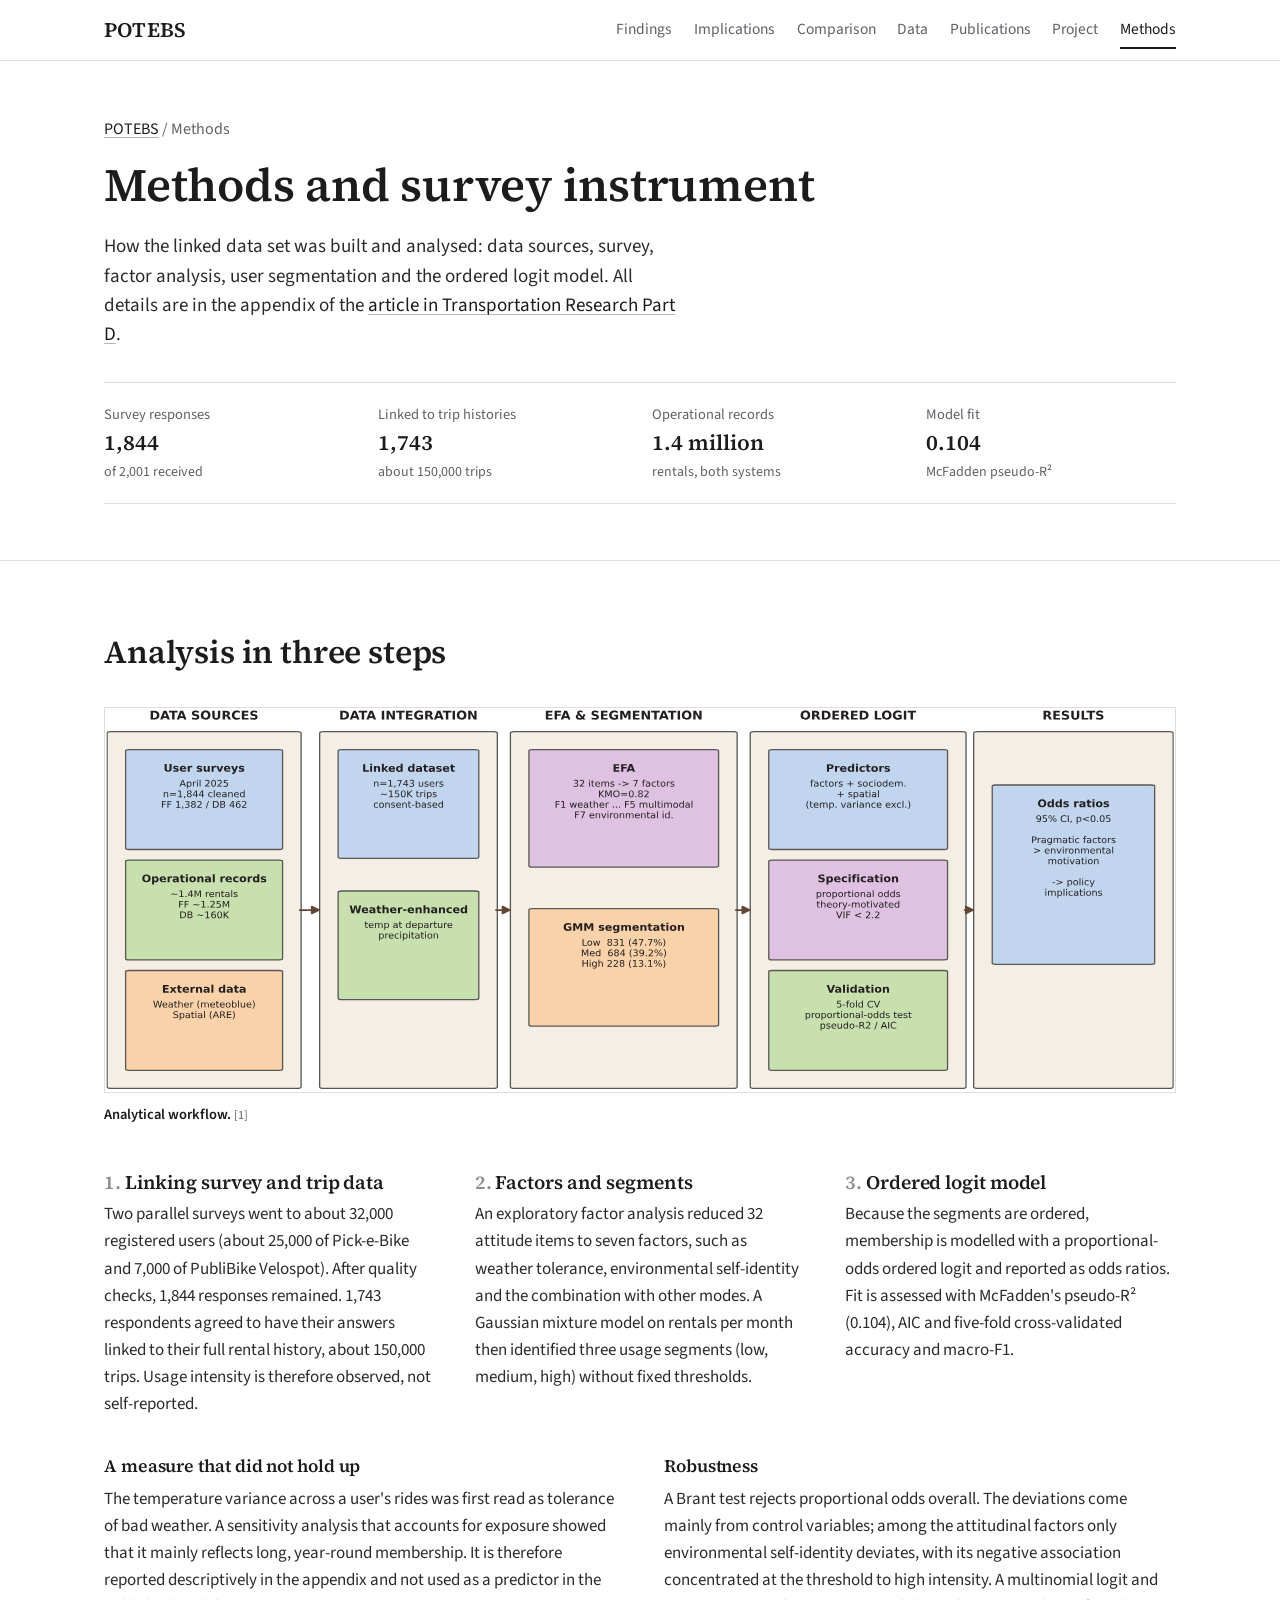
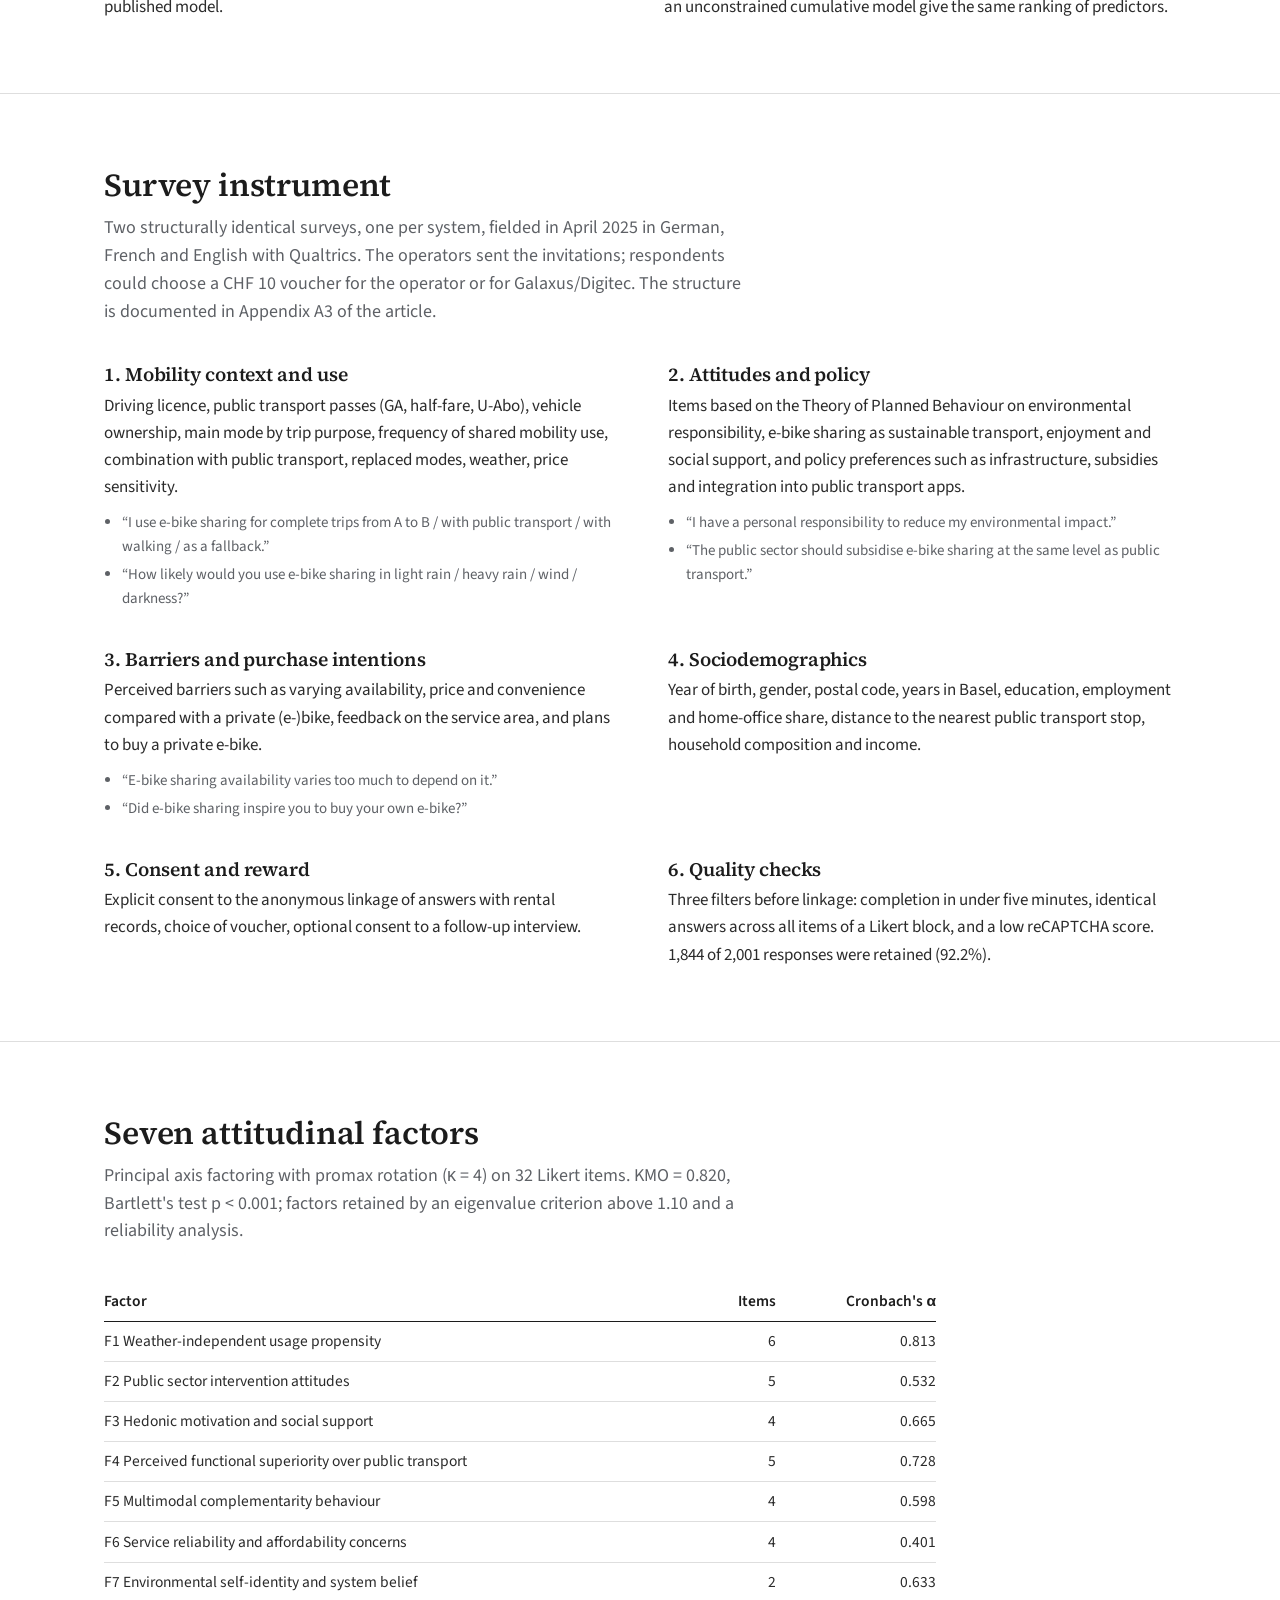
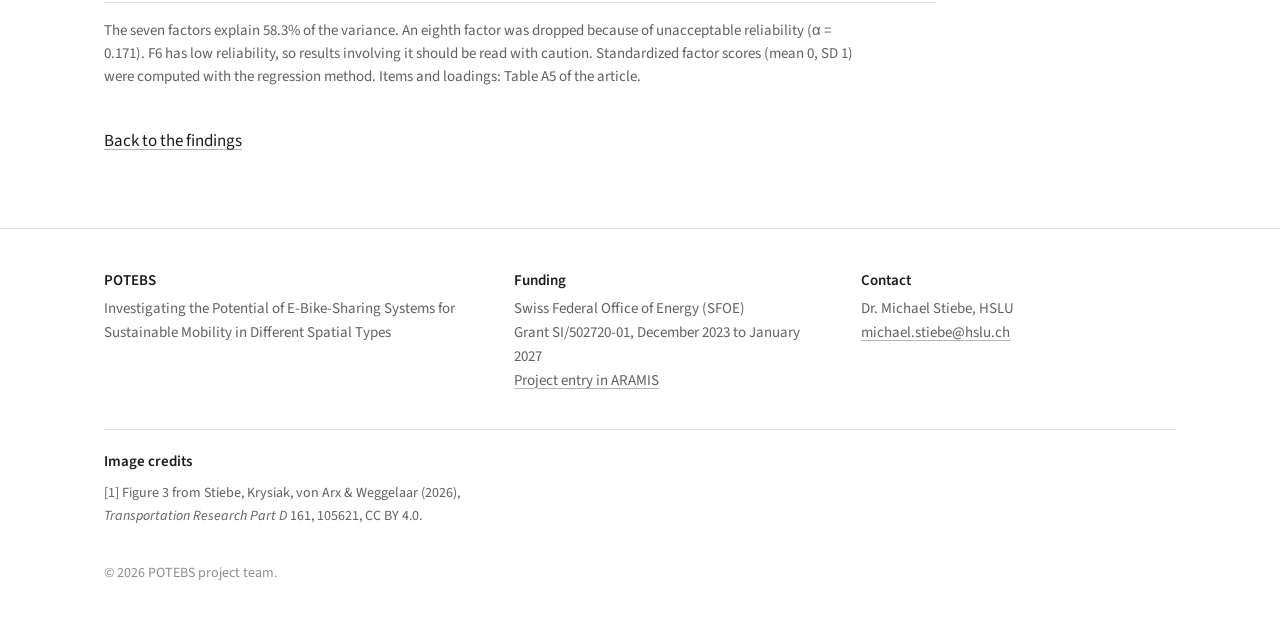
<file: methods.html>
<!DOCTYPE html>
<html lang="en">
<head>
  <meta charset="UTF-8" />
  <meta name="viewport" content="width=device-width, initial-scale=1.0" />
  <title>Methods and survey instrument | POTEBS</title>
  <meta name="description" content="How the POTEBS study was conducted: linked survey and trip data, exploratory factor analysis, Gaussian mixture segmentation and an ordered logit model." />
  <meta name="author" content="Dr. Michael Stiebe, HSLU" />
  <link rel="canonical" href="https://hslu-michaelstiebe.github.io/POTEBS/methods.html" />
  <meta name="theme-color" content="#ffffff" />
  <meta property="og:type" content="article" />
  <meta property="og:site_name" content="POTEBS research project" />
  <meta property="og:title" content="POTEBS: Methods and survey instrument" />
  <meta property="og:description" content="Linked survey and trip data, factor analysis, user segmentation and an ordered logit model: how the POTEBS study was conducted." />
  <meta property="og:url" content="https://hslu-michaelstiebe.github.io/POTEBS/methods.html" />
  <meta property="og:image" content="https://hslu-michaelstiebe.github.io/POTEBS/ASSETS/og-image.jpg" />
  <meta property="og:image:width" content="1200" />
  <meta property="og:image:height" content="630" />
  <meta name="twitter:card" content="summary_large_image" />
  <meta name="twitter:image" content="https://hslu-michaelstiebe.github.io/POTEBS/ASSETS/og-image.jpg" />
  <link rel="icon" type="image/svg+xml" href="data:image/svg+xml,%3Csvg xmlns='http://www.w3.org/2000/svg' viewBox='0 0 32 32'%3E%3Crect width='32' height='32' rx='5' fill='%231c1c1c'/%3E%3Ctext x='16' y='23.5' text-anchor='middle' font-family='Georgia,serif' font-weight='700' font-size='20' fill='white'%3EP%3C/text%3E%3C/svg%3E" />
  <link rel="preload" href="vendor/fonts/source-sans-3-latin-400-normal.woff2" as="font" type="font/woff2" crossorigin />
  <link rel="preload" href="vendor/fonts/source-serif-4-latin-600-normal.woff2" as="font" type="font/woff2" crossorigin />
  <link rel="stylesheet" href="styles.css" />
  <script src="nav.js" defer></script>
</head>
<body>
  <a class="skip-link" href="#main">Skip to content</a>

  <nav class="site-header" aria-label="Main">
    <div class="wrap">
      <a class="brand" href="index.html">POTEBS</a>
      <button class="nav-burger" type="button" aria-label="Open menu" aria-expanded="false" aria-controls="nav-links">
        <span></span><span></span><span></span>
      </button>
      <div class="links" id="nav-links">
        <a href="index.html#findings">Findings</a>
        <a href="index.html#recommendations">Implications</a>
        <a href="index.html#comparison">Comparison</a>
        <a href="index.html#explore">Data</a>
        <a href="index.html#publications">Publications</a>
        <a href="index.html#project">Project</a>
        <a href="methods.html" class="active" aria-current="page">Methods</a>
      </div>
    </div>
  </nav>

  <main id="main">

  <section class="intro">
    <div class="wrap">
      <p class="affil"><a href="index.html">POTEBS</a> / Methods</p>
      <h1>Methods and survey instrument</h1>
      <p class="lead">How the linked data set was built and analysed: data sources, survey, factor analysis, user segmentation and the ordered logit model. All details are in the appendix of the <a href="https://doi.org/10.1016/j.trd.2026.105621" target="_blank" rel="noopener">article in Transportation Research Part D</a>.</p>
      <dl class="facts-row">
        <div><dt>Survey responses</dt><dd>1,844 <small>of 2,001 received</small></dd></div>
        <div><dt>Linked to trip histories</dt><dd>1,743 <small>about 150,000 trips</small></dd></div>
        <div><dt>Operational records</dt><dd>1.4 million <small>rentals, both systems</small></dd></div>
        <div><dt>Model fit</dt><dd>0.104 <small>McFadden pseudo-R²</small></dd></div>
      </dl>
    </div>
  </section>

  <section id="pipeline">
    <div class="wrap">
      <div class="sec-head">
        <h2>Analysis in three steps</h2>
      </div>
      <figure class="figure-block" style="margin-top:0">
        <img src="ASSETS/figures/trd-fig3-workflow.svg" width="466" height="167" loading="lazy" decoding="async" alt="Workflow diagram: data sources (user surveys, operational records, external data), data integration (linked data set, weather), EFA and GMM segmentation, ordered logit (predictors, specification, validation), results (odds ratios)" />
        <figcaption><b>Analytical workflow.</b> <a class="fn" id="ref-1" href="#note-1">[1]</a></figcaption>
      </figure>
      <ol class="method-steps">
        <li>
          <h3>Linking survey and trip data</h3>
          <p>Two parallel surveys went to about 32,000 registered users (about 25,000 of Pick-e-Bike and 7,000 of PubliBike Velospot). After quality checks, 1,844 responses remained. 1,743 respondents agreed to have their answers linked to their full rental history, about 150,000 trips. Usage intensity is therefore observed, not self-reported.</p>
        </li>
        <li>
          <h3>Factors and segments</h3>
          <p>An exploratory factor analysis reduced 32 attitude items to seven factors, such as weather tolerance, environmental self-identity and the combination with other modes. A Gaussian mixture model on rentals per month then identified three usage segments (low, medium, high) without fixed thresholds.</p>
        </li>
        <li>
          <h3>Ordered logit model</h3>
          <p>Because the segments are ordered, membership is modelled with a proportional-odds ordered logit and reported as odds ratios. Fit is assessed with McFadden's pseudo-R² (0.104), AIC and five-fold cross-validated accuracy and macro-F1.</p>
        </li>
      </ol>
      <div class="two-col">
        <div>
          <h3>A measure that did not hold up</h3>
          <p>The temperature variance across a user's rides was first read as tolerance of bad weather. A sensitivity analysis that accounts for exposure showed that it mainly reflects long, year-round membership. It is therefore reported descriptively in the appendix and not used as a predictor in the published model.</p>
        </div>
        <div>
          <h3>Robustness</h3>
          <p>A Brant test rejects proportional odds overall. The deviations come mainly from control variables; among the attitudinal factors only environmental self-identity deviates, with its negative association concentrated at the threshold to high intensity. A multinomial logit and an unconstrained cumulative model give the same ranking of predictors.</p>
        </div>
      </div>
    </div>
  </section>

  <section id="survey">
    <div class="wrap">
      <div class="sec-head">
        <h2>Survey instrument</h2>
        <p>Two structurally identical surveys, one per system, fielded in April 2025 in German, French and English with Qualtrics. The operators sent the invitations; respondents could choose a CHF&nbsp;10 voucher for the operator or for Galaxus/Digitec. The structure is documented in Appendix A3 of the article.</p>
      </div>
      <div class="survey-parts">
        <div>
          <h3>1. Mobility context and use</h3>
          <p>Driving licence, public transport passes (GA, half-fare, U-Abo), vehicle ownership, main mode by trip purpose, frequency of shared mobility use, combination with public transport, replaced modes, weather, price sensitivity.</p>
          <ul class="items">
            <li>“I use e-bike sharing for complete trips from A to B / with public transport / with walking / as a fallback.”</li>
            <li>“How likely would you use e-bike sharing in light rain / heavy rain / wind / darkness?”</li>
          </ul>
        </div>
        <div>
          <h3>2. Attitudes and policy</h3>
          <p>Items based on the Theory of Planned Behaviour on environmental responsibility, e-bike sharing as sustainable transport, enjoyment and social support, and policy preferences such as infrastructure, subsidies and integration into public transport apps.</p>
          <ul class="items">
            <li>“I have a personal responsibility to reduce my environmental impact.”</li>
            <li>“The public sector should subsidise e-bike sharing at the same level as public transport.”</li>
          </ul>
        </div>
        <div>
          <h3>3. Barriers and purchase intentions</h3>
          <p>Perceived barriers such as varying availability, price and convenience compared with a private (e-)bike, feedback on the service area, and plans to buy a private e-bike.</p>
          <ul class="items">
            <li>“E-bike sharing availability varies too much to depend on it.”</li>
            <li>“Did e-bike sharing inspire you to buy your own e-bike?”</li>
          </ul>
        </div>
        <div>
          <h3>4. Sociodemographics</h3>
          <p>Year of birth, gender, postal code, years in Basel, education, employment and home-office share, distance to the nearest public transport stop, household composition and income.</p>
        </div>
        <div>
          <h3>5. Consent and reward</h3>
          <p>Explicit consent to the anonymous linkage of answers with rental records, choice of voucher, optional consent to a follow-up interview.</p>
        </div>
        <div>
          <h3>6. Quality checks</h3>
          <p>Three filters before linkage: completion in under five minutes, identical answers across all items of a Likert block, and a low reCAPTCHA score. 1,844 of 2,001 responses were retained (92.2%).</p>
        </div>
      </div>
    </div>
  </section>

  <section id="factors">
    <div class="wrap">
      <div class="sec-head">
        <h2>Seven attitudinal factors</h2>
        <p>Principal axis factoring with promax rotation (κ = 4) on 32 Likert items. KMO = 0.820, Bartlett's test p &lt; 0.001; factors retained by an eigenvalue criterion above 1.10 and a reliability analysis.</p>
      </div>
      <table class="data-table" style="max-width:52rem">
        <thead><tr><th>Factor</th><th class="n">Items</th><th class="n">Cronbach's α</th></tr></thead>
        <tbody>
          <tr><td>F1 Weather-independent usage propensity</td><td class="n">6</td><td class="n">0.813</td></tr>
          <tr><td>F2 Public sector intervention attitudes</td><td class="n">5</td><td class="n">0.532</td></tr>
          <tr><td>F3 Hedonic motivation and social support</td><td class="n">4</td><td class="n">0.665</td></tr>
          <tr><td>F4 Perceived functional superiority over public transport</td><td class="n">5</td><td class="n">0.728</td></tr>
          <tr><td>F5 Multimodal complementarity behaviour</td><td class="n">4</td><td class="n">0.598</td></tr>
          <tr><td>F6 Service reliability and affordability concerns</td><td class="n">4</td><td class="n">0.401</td></tr>
          <tr><td>F7 Environmental self-identity and system belief</td><td class="n">2</td><td class="n">0.633</td></tr>
        </tbody>
      </table>
      <p class="note" style="margin-top:1rem">The seven factors explain 58.3% of the variance. An eighth factor was dropped because of unacceptable reliability (α = 0.171). F6 has low reliability, so results involving it should be read with caution. Standardized factor scores (mean 0, SD 1) were computed with the regression method. Items and loadings: Table A5 of the article.</p>
      <p style="margin-top:2.5rem"><a href="index.html#findings">Back to the findings</a></p>
    </div>
  </section>

  </main>

  <footer>
    <div class="wrap">
      <div class="footer-grid">
        <div>
          <strong>POTEBS</strong>
          Investigating the Potential of E-Bike-Sharing Systems for Sustainable Mobility in Different Spatial Types
        </div>
        <div>
          <strong>Funding</strong>
          Swiss Federal Office of Energy (SFOE)<br />
          Grant SI/502720-01, December 2023 to January 2027<br />
          <a href="https://www.aramis.admin.ch/Grunddaten/?ProjectID=54193" target="_blank" rel="noopener">Project entry in ARAMIS</a>
        </div>
        <div>
          <strong>Contact</strong>
          Dr. Michael Stiebe, HSLU<br />
          <a href="mailto:michael.stiebe@hslu.ch">michael.stiebe@hslu.ch</a>
        </div>
      </div>
      <div class="credits">
        <strong>Image credits</strong>
        <ol class="notes">
          <li id="note-1"><a href="#ref-1">[1]</a> Figure 3 from Stiebe, Krysiak, von Arx &amp; Weggelaar (2026), <em>Transportation Research Part D</em> 161, 105621, CC BY 4.0.</li>
        </ol>
      </div>
      <p class="footer-copy">© 2026 POTEBS project team.</p>
    </div>
  </footer>
</body>
</html>
</file>
<file: styles.css>
/* POTEBS project site
   Typefaces: Source Serif 4 (headings) and Source Sans 3 (text), both SIL OFL, self-hosted. */

@font-face{font-family:"Source Serif 4";font-style:normal;font-weight:600;font-display:swap;src:url(vendor/fonts/source-serif-4-latin-600-normal.woff2) format("woff2");unicode-range:U+0000-00FF,U+0131,U+0152-0153,U+02BB-02BC,U+02C6,U+02DA,U+02DC,U+0304,U+0308,U+0329,U+2000-206F,U+20AC,U+2122,U+2191,U+2193,U+2212,U+2215,U+FEFF,U+FFFD}
@font-face{font-family:"Source Serif 4";font-style:normal;font-weight:600;font-display:swap;src:url(vendor/fonts/source-serif-4-latin-ext-600-normal.woff2) format("woff2");unicode-range:U+0100-02BA,U+02BD-02C5,U+02C7-02CC,U+02CE-02D7,U+02DD-02FF,U+0304,U+0308,U+0329,U+1D00-1DBF,U+1E00-1E9F,U+1EF2-1EFF,U+2020,U+20A0-20AB,U+20AD-20C0,U+2113,U+2C60-2C7F,U+A720-A7FF}
@font-face{font-family:"Source Serif 4";font-style:italic;font-weight:400;font-display:swap;src:url(vendor/fonts/source-serif-4-latin-400-italic.woff2) format("woff2");unicode-range:U+0000-00FF,U+0131,U+0152-0153,U+02BB-02BC,U+02C6,U+02DA,U+02DC,U+0304,U+0308,U+0329,U+2000-206F,U+20AC,U+2122,U+2191,U+2193,U+2212,U+2215,U+FEFF,U+FFFD}
@font-face{font-family:"Source Sans 3";font-style:normal;font-weight:400;font-display:swap;src:url(vendor/fonts/source-sans-3-latin-400-normal.woff2) format("woff2");unicode-range:U+0000-00FF,U+0131,U+0152-0153,U+02BB-02BC,U+02C6,U+02DA,U+02DC,U+0304,U+0308,U+0329,U+2000-206F,U+20AC,U+2122,U+2191,U+2193,U+2212,U+2215,U+FEFF,U+FFFD}
@font-face{font-family:"Source Sans 3";font-style:normal;font-weight:400;font-display:swap;src:url(vendor/fonts/source-sans-3-latin-ext-400-normal.woff2) format("woff2");unicode-range:U+0100-02BA,U+02BD-02C5,U+02C7-02CC,U+02CE-02D7,U+02DD-02FF,U+0304,U+0308,U+0329,U+1D00-1DBF,U+1E00-1E9F,U+1EF2-1EFF,U+2020,U+20A0-20AB,U+20AD-20C0,U+2113,U+2C60-2C7F,U+A720-A7FF}
@font-face{font-family:"Source Sans 3";font-style:italic;font-weight:400;font-display:swap;src:url(vendor/fonts/source-sans-3-latin-400-italic.woff2) format("woff2");unicode-range:U+0000-00FF,U+0131,U+0152-0153,U+02BB-02BC,U+02C6,U+02DA,U+02DC,U+0304,U+0308,U+0329,U+2000-206F,U+20AC,U+2122,U+2191,U+2193,U+2212,U+2215,U+FEFF,U+FFFD}
@font-face{font-family:"Source Sans 3";font-style:normal;font-weight:600;font-display:swap;src:url(vendor/fonts/source-sans-3-latin-600-normal.woff2) format("woff2");unicode-range:U+0000-00FF,U+0131,U+0152-0153,U+02BB-02BC,U+02C6,U+02DA,U+02DC,U+0304,U+0308,U+0329,U+2000-206F,U+20AC,U+2122,U+2191,U+2193,U+2212,U+2215,U+FEFF,U+FFFD}
@font-face{font-family:"Source Sans 3";font-style:normal;font-weight:600;font-display:swap;src:url(vendor/fonts/source-sans-3-latin-ext-600-normal.woff2) format("woff2");unicode-range:U+0100-02BA,U+02BD-02C5,U+02C7-02CC,U+02CE-02D7,U+02DD-02FF,U+0304,U+0308,U+0329,U+1D00-1DBF,U+1E00-1E9F,U+1EF2-1EFF,U+2020,U+20A0-20AB,U+20AD-20C0,U+2113,U+2C60-2C7F,U+A720-A7FF}

:root{
  --bg:#ffffff;
  --text:#1c1c1c;
  --body:#2b2b2b;
  --muted:#5e6166;
  --faint:#8a8d91;
  --rule:#dedede;
  --soft:#f5f5f3;
  --pick:#c5402b;
  --publi:#2864b4;
  --serif:"Source Serif 4",Georgia,"Times New Roman",serif;
  --sans:"Source Sans 3","Helvetica Neue",Arial,sans-serif;
  --maxw:70rem;
  --measure:40rem;
  --gutter:1.5rem;
}

*,*::before,*::after{box-sizing:border-box;margin:0;padding:0}
html{font-size:100%;scroll-behavior:smooth;scroll-padding-top:4.5rem;-webkit-text-size-adjust:100%}
body{font-family:var(--sans);font-size:1.0625rem;line-height:1.6;color:var(--body);background:var(--bg);-webkit-font-smoothing:antialiased;text-rendering:optimizeLegibility}
img{max-width:100%;height:auto;display:block}
a{color:var(--text);text-decoration:underline;text-decoration-color:#b5b5b5;text-decoration-thickness:1px;text-underline-offset:.18em}
a:hover{text-decoration-color:var(--text)}
strong{font-weight:600;color:var(--text)}
em{font-style:italic}
h1,h2,h3{font-family:var(--serif);font-weight:600;color:var(--text);letter-spacing:-.005em}
h1{font-size:clamp(2rem,1.5rem + 1.9vw,2.9rem);line-height:1.12}
h2{font-size:clamp(1.55rem,1.3rem + .9vw,2rem);line-height:1.2}
h3{font-size:1.2rem;line-height:1.3}
p + p{margin-top:.9em}
.num,table{font-variant-numeric:tabular-nums}
button{font:inherit;color:inherit}
:focus-visible{outline:2px solid var(--publi);outline-offset:2px}

.skip-link{position:absolute;left:-9999px;top:0;z-index:2000;background:var(--text);color:#fff;padding:.6rem 1rem}
.skip-link:focus{left:0}

/* Layout */
.wrap{width:100%;max-width:var(--maxw);margin:0 auto;padding:0 var(--gutter)}
main > section{padding:4.5rem 0;border-top:1px solid var(--rule)}
main > section.intro{border-top:none;padding:3.5rem 0}
.sec-head{max-width:var(--measure);margin-bottom:2.25rem}
.sec-head h2{margin-bottom:.6rem}
.sec-head p{font-size:1.125rem;color:var(--muted);line-height:1.55}
.prose{max-width:var(--measure)}
.muted{color:var(--muted)}
.note{font-size:.9375rem;color:var(--muted);line-height:1.55;max-width:48rem}
.note + .note{margin-top:.6rem}

/* Header */
.site-header{position:sticky;top:0;z-index:1000;background:rgba(255,255,255,.96);backdrop-filter:saturate(1.2) blur(6px);-webkit-backdrop-filter:saturate(1.2) blur(6px);border-bottom:1px solid var(--rule)}
.site-header .wrap{display:flex;align-items:center;justify-content:space-between;gap:1.5rem;min-height:3.75rem;position:relative}
.brand{font-family:var(--serif);font-weight:600;font-size:1.3rem;color:var(--text);text-decoration:none;letter-spacing:.01em;white-space:nowrap}
.brand small{font-family:var(--sans);font-weight:400;font-size:.875rem;color:var(--muted);margin-left:.6rem;letter-spacing:0}
.links{display:flex;gap:1.35rem;align-items:center}
.links a{font-size:.9688rem;color:var(--muted);text-decoration:none;padding:.35rem 0;border-bottom:2px solid transparent;white-space:nowrap}
.links a:hover{color:var(--text)}
.links a.active{color:var(--text);border-bottom-color:var(--text)}
.nav-burger{display:none;width:2.5rem;height:2.5rem;border:1px solid var(--rule);background:#fff;border-radius:4px;cursor:pointer;flex-direction:column;justify-content:center;align-items:center;gap:4px}
.nav-burger span{display:block;width:1.1rem;height:2px;background:var(--text);transition:transform .2s,opacity .2s}
nav.nav-open .nav-burger span:nth-child(1){transform:translateY(6px) rotate(45deg)}
nav.nav-open .nav-burger span:nth-child(2){opacity:0}
nav.nav-open .nav-burger span:nth-child(3){transform:translateY(-6px) rotate(-45deg)}

/* Intro */
.intro-grid{display:grid;grid-template-columns:minmax(0,1.05fr) minmax(0,.95fr);gap:3.5rem;align-items:center}
.intro .affil{font-size:1rem;color:var(--muted);margin-bottom:1.1rem;max-width:34rem}
.intro h1{margin-bottom:1.25rem}
.intro .lead{font-size:1.1875rem;line-height:1.55;color:var(--body);max-width:36rem}
.facts{display:grid;grid-template-columns:auto 1fr;gap:.35rem 1.5rem;margin-top:1.75rem;padding-top:1.25rem;border-top:1px solid var(--rule);font-size:.9688rem;max-width:36rem}
.facts dt{color:var(--muted)}
.facts dd{color:var(--text)}
figure{margin:0}
figcaption{font-size:.9063rem;color:var(--muted);line-height:1.5;margin-top:.7rem}
figcaption b{color:var(--text);font-weight:600}

/* Published articles */
.articles{background:var(--soft)}
.articles h2{font-size:1.35rem;margin-bottom:1.5rem}
.article-list{display:grid;grid-template-columns:1fr 1fr;gap:2.5rem}
.article{display:flex;flex-direction:column;gap:.45rem}
.article .journal{font-size:.9375rem;color:var(--muted)}
.article h3{font-size:1.25rem;line-height:1.3}
.article h3 a{text-decoration:none}
.article h3 a:hover{text-decoration:underline}
.article .authors{font-size:.9688rem;color:var(--body)}
.article .actions{display:flex;flex-wrap:wrap;gap:.4rem 1.25rem;margin-top:.35rem;font-size:.9688rem}
.cite-btn{background:none;border:none;padding:0;cursor:pointer;color:var(--text);text-decoration:underline;text-decoration-color:#b5b5b5;text-underline-offset:.18em;font-size:inherit}
.cite-btn:hover{text-decoration-color:var(--text)}
.cite-btn.copied{color:#2f7a3b;text-decoration-color:#2f7a3b}

/* Findings */
.findings-layout{display:grid;grid-template-columns:minmax(0,1fr) minmax(0,1fr);gap:3.5rem;align-items:start}
.findings{list-style:none;counter-reset:f}
.findings > li{counter-increment:f;position:relative;padding-left:2.25rem;padding-bottom:1.6rem}
.findings > li + li{padding-top:1.6rem;border-top:1px solid var(--rule)}
.findings > li::before{content:counter(f);position:absolute;left:0;top:0;font-family:var(--serif);font-weight:600;font-size:1.2rem;color:var(--faint);line-height:1.3}
.findings > li + li::before{top:1.6rem}
.findings h3{margin-bottom:.4rem}
.findings-figs{display:flex;flex-direction:column;gap:2.75rem;position:sticky;top:5.5rem}
.open-question{margin-top:.5rem;padding:1rem 1.25rem;border-left:3px solid var(--text);background:var(--soft);font-size:1rem}
.open-question h3{font-size:1.05rem;margin-bottom:.3rem}

.segbar{display:flex;height:2.4rem;border-radius:2px;overflow:hidden;font-size:.875rem;font-weight:600}
.segbar div{display:flex;align-items:center;padding:0 .6rem;white-space:nowrap;color:#fff;min-width:0;overflow:hidden}
.segbar .low{background:#c3c6ca;color:var(--text)}
.segbar .med{background:#74787d}
.segbar .high{background:#1c1c1c}
.seg-legend{display:grid;grid-template-columns:repeat(3,auto);justify-content:start;gap:.2rem 1.5rem;margin-top:.6rem;font-size:.875rem;color:var(--muted)}
.seg-legend b{color:var(--text);font-weight:600}
.sankey-chart{width:100%;height:18rem}

/* Effect sizes */
.effects-chart{width:100%;height:40rem}
.chart-legend{display:flex;flex-wrap:wrap;gap:.4rem 1.5rem;font-size:.9063rem;color:var(--muted);margin-top:.5rem}
.chart-legend span{display:inline-flex;align-items:center;gap:.45rem}
.chart-legend i{width:.7rem;height:.7rem;border-radius:50%;display:inline-block}
.chart-legend .attitudinal{background:#1c1c1c}
.chart-legend .mobility{background:#3d6a99}
.chart-legend .demographic{background:#8a8d91}
.chart-legend .geography{background:#9a6b22}
.two-col{display:grid;grid-template-columns:minmax(0,1fr) minmax(0,1fr);gap:3rem;align-items:start;margin-top:2.25rem}
.two-col h3{font-size:1.1rem;margin-bottom:.5rem}

/* Tables */
.data-table{width:100%;border-collapse:collapse;font-size:.9688rem}
.data-table caption{text-align:left;font-size:.9063rem;color:var(--muted);padding-bottom:.5rem;caption-side:top}
.data-table th,.data-table td{padding:.45rem .75rem .45rem 0;text-align:left;border-bottom:1px solid var(--rule);vertical-align:top}
.data-table thead th{font-weight:600;color:var(--text);border-bottom:1px solid var(--text)}
.data-table td.n,.data-table th.n{text-align:right;padding-right:0;padding-left:.75rem;white-space:nowrap}
.data-table .ns{color:var(--faint)}

/* Implications */
.grid-2{display:grid;grid-template-columns:minmax(0,1fr) minmax(0,1fr);gap:2rem 3.5rem}
.grid-2 h3{margin-bottom:.4rem}
.aside-note{margin-top:2.5rem;padding:1rem 1.25rem;border-left:3px solid var(--text);background:var(--soft);max-width:48rem}

/* Figures from the articles */
.figure-block{margin:2.75rem 0}
.figure-block img{width:100%;border:1px solid var(--rule)}
.figure-block figcaption{max-width:52rem}

/* Data explorer */
.tabs{display:flex;flex-wrap:wrap;gap:0 1.75rem;border-bottom:1px solid var(--rule);margin-bottom:1.75rem}
.explore-tab{background:none;border:none;border-bottom:2px solid transparent;margin-bottom:-1px;padding:.6rem 0;cursor:pointer;font-size:1rem;color:var(--muted)}
.explore-tab:hover{color:var(--text)}
.explore-tab.active{color:var(--text);border-bottom-color:var(--text);font-weight:600}
.panel-intro{max-width:48rem;margin-bottom:1.25rem}

.controls{display:flex;flex-wrap:wrap;align-items:center;gap:.6rem 1.5rem;margin-bottom:1rem;font-size:.9375rem}
.ctrl-group{display:flex;flex-wrap:wrap;align-items:center;gap:.35rem}
.ctrl-label{color:var(--muted);margin-right:.25rem}
.heat-btn,.provider-btn,.hour-btn,.route-mode-btn,.route-provider-btn,.route-play-btn{background:#fff;border:1px solid #c9c9c9;border-radius:3px;padding:.3rem .7rem;cursor:pointer;font-size:.9063rem;color:var(--text);line-height:1.3}
.heat-btn:hover,.provider-btn:hover,.hour-btn:hover,.route-mode-btn:hover,.route-provider-btn:hover{border-color:var(--text)}
.heat-btn.active,.hour-btn.active,.provider-btn[data-provider="combined"].active,.route-mode-btn.active,.route-provider-btn[data-provider="all"].active{background:var(--text);border-color:var(--text);color:#fff}
.provider-btn[data-provider="peb"].active,.route-provider-btn[data-provider="peb"].active{background:var(--pick);border-color:var(--pick);color:#fff}
.provider-btn[data-provider="pb"].active,.route-provider-btn[data-provider="pb"].active{background:var(--publi);border-color:var(--publi);color:#fff}
.route-play-btn:not(:disabled){background:var(--text);border-color:var(--text);color:#fff}
.route-play-btn:disabled{opacity:.55;cursor:wait}
.route-speed{display:flex;align-items:center;gap:.5rem;flex:1;min-width:14rem}
.route-speed input[type=range]{flex:1;accent-color:var(--text)}
.route-speed-readout{color:var(--muted);min-width:4.5rem;text-align:right}

#map{height:34rem;border:1px solid var(--rule)}
#heatmap-map{height:33rem;border:1px solid var(--rule);position:relative}
.route-shell{position:relative;background:#0b1020}
#route-map{height:35rem;background:#0b1020}
.route-start-overlay{position:absolute;inset:0;display:flex;flex-direction:column;align-items:center;justify-content:center;gap:.75rem;background:rgba(11,16,32,.55);z-index:6}
.route-start-overlay.is-hidden{display:none}
.route-start-btn{background:#fff;color:var(--text);border:none;border-radius:3px;padding:.6rem 1.1rem;font-size:1rem;font-weight:600;cursor:pointer}
.route-start-btn:disabled{opacity:.7;cursor:wait}
.route-status{font-size:.9375rem;color:rgba(255,255,255,.85)}
.route-clock{position:absolute;left:.9rem;top:.9rem;z-index:5;background:rgba(11,16,32,.8);color:#fff;border-radius:3px;padding:.35rem .6rem;font-size:.9375rem;font-weight:600;font-variant-numeric:tabular-nums}
.map-caption{display:flex;flex-wrap:wrap;gap:.3rem 1.5rem;margin-top:.7rem;font-size:.9063rem;color:var(--muted)}
.sw{display:inline-flex;align-items:center;gap:.45rem}
.sw::before{content:"";width:.75rem;height:.75rem;border-radius:2px;display:inline-block}
.sw-peb::before{background:var(--pick)}
.sw-pb::before{background:var(--publi)}
.heat-loading{position:absolute;inset:0;display:flex;align-items:center;justify-content:center;font-size:.9375rem;color:#fff;background:rgba(20,20,20,.75);z-index:500}
.heat-legend{display:flex;align-items:center;gap:.75rem;margin-top:.7rem;font-size:.9063rem;color:var(--muted)}
.heat-legend-bar{flex:0 1 18rem;height:.5rem;border-radius:2px;background:linear-gradient(to right,rgba(80,10,90,.85),#7b1c1c,#c5402b,#e8840a,#f5d060,#fffde7)}

.lorenz-grid{display:grid;grid-template-columns:1fr 1fr;gap:2rem 2.5rem}
.lorenz-panel h3{font-family:var(--sans);font-size:1rem;font-weight:600;margin-bottom:.1rem}
.lorenz-panel .panel-sub{font-size:.875rem;color:var(--muted);margin-bottom:.4rem}
.lorenz-chart{height:17rem}

/* Leaflet */
.leaflet-container{font-family:var(--sans)!important;font-size:.875rem}
.leaflet-control.legend{background:#fff;padding:.55rem .75rem;border:1px solid var(--rule);border-radius:3px;box-shadow:0 1px 4px rgba(0,0,0,.08);line-height:1.35;font-size:.875rem}
.legend-title{font-weight:600;margin-bottom:.3rem;color:var(--text)}
.legend-row{display:flex;align-items:center;gap:.5rem;margin:.2rem 0;color:var(--text)}
.legend-swatch{width:.85rem;height:.85rem;border-radius:2px;flex:0 0 .85rem}
.leaflet-control-layers{border:1px solid var(--rule)!important;border-radius:3px!important;box-shadow:0 1px 4px rgba(0,0,0,.08)!important;font-size:.875rem!important}
.leaflet-popup-content{font-size:.9063rem;line-height:1.45}

/* Publications */
.pub-group + .pub-group{margin-top:2.5rem}
.pub-group h3{font-family:var(--sans);font-size:1rem;font-weight:600;color:var(--muted);margin-bottom:.4rem}
.pub-list{list-style:none;max-width:52rem}
.pub-list li{padding:.8rem 0;border-bottom:1px solid var(--rule)}
.pub-list li:first-child{border-top:1px solid var(--rule)}
.pub-list .cite-btn{font-size:.9375rem;margin-left:.35rem}
.links-list{list-style:none;columns:2;column-gap:3rem;max-width:52rem}
.links-list li{padding:.3rem 0;break-inside:avoid}
.links-list .host{color:var(--faint);font-size:.9063rem;margin-left:.35rem}

/* Project */
.rq-main{font-family:var(--serif);font-size:1.25rem;line-height:1.4;color:var(--text);max-width:var(--measure);margin-bottom:.9rem}
.rq-list{max-width:var(--measure);padding-left:1.25rem}
.rq-list li{padding-left:.35rem;margin-top:.45rem}
.subhead{font-size:1.1rem;margin:2.5rem 0 .6rem}

.timeline{max-width:52rem}
.tl-year{font-family:var(--serif);font-weight:600;font-size:1.15rem;color:var(--text);padding:1.25rem 0 .35rem}
.tl-year:first-child{padding-top:0}
.tl-item{display:grid;grid-template-columns:5.5rem minmax(0,1fr);gap:1.25rem;padding:.55rem 0;border-top:1px solid var(--rule)}
.tl-date{color:var(--muted);font-size:.9375rem;padding-top:.05rem}
.tl-title{color:var(--text);font-weight:600}
.tl-desc{font-size:.9688rem;color:var(--body)}
.tl-planned .tl-title::after{content:" (planned)";font-weight:400;color:var(--muted)}

.partners{display:grid;grid-template-columns:repeat(3,minmax(0,1fr));gap:2.25rem 3rem;align-items:start;max-width:60rem}
.partner{display:flex;flex-direction:column;gap:.5rem}
.partner .logo{height:4.25rem;display:flex;align-items:center}
.partner .logo img{max-height:3.25rem;max-width:11rem;width:auto;object-fit:contain}
.partner .logo img.logo-bfe{max-height:4.25rem;max-width:12rem}
.partner .role{font-size:.875rem;color:var(--muted)}
.partner .name{font-size:.9688rem;color:var(--text);font-weight:600;line-height:1.35}
.partner p{font-size:.9375rem;color:var(--body);line-height:1.5}
.advisory{margin-top:3rem;max-width:52rem}
.advisory h3{margin-bottom:.4rem}
.advisory ul{list-style:none;columns:2;column-gap:3rem;margin-top:.8rem}
.advisory li{padding:.35rem 0;border-top:1px solid var(--rule);break-inside:avoid;font-size:.9688rem}
.advisory li span{color:var(--muted)}

.team{display:grid;grid-template-columns:repeat(4,minmax(0,1fr));gap:2.5rem 2rem}
.person img{width:100%;aspect-ratio:4/5;object-fit:cover;object-position:50% 20%;background:var(--soft);margin-bottom:.9rem}
.person h3{font-size:1.1rem;margin-bottom:.1rem}
.person .role{color:var(--muted);font-size:.9375rem;margin-bottom:.6rem}
.person address{font-style:normal;font-size:.9063rem;line-height:1.55;color:var(--body)}

/* Footer */
footer{border-top:1px solid var(--rule);padding:2.5rem 0 3rem;font-size:.9375rem;color:var(--muted)}
.footer-grid{display:grid;grid-template-columns:1.2fr 1fr 1fr;gap:2rem}
footer strong{display:block;color:var(--text);font-weight:600;margin-bottom:.25rem}
footer a{color:var(--muted)}
footer a:hover{color:var(--text)}
.footer-copy{margin-top:2rem;font-size:.875rem;color:var(--faint)}

/* Methods page */
.method-steps{list-style:none;counter-reset:m;display:grid;grid-template-columns:repeat(3,minmax(0,1fr));gap:2.5rem}
.method-steps li{counter-increment:m}
.method-steps h3{margin-bottom:.4rem}
.method-steps h3::before{content:counter(m) ". ";color:var(--faint)}
.survey-parts{display:grid;grid-template-columns:minmax(0,1fr) minmax(0,1fr);gap:2.25rem 3.5rem;margin-top:1rem}
.survey-parts h3{margin-bottom:.35rem}
.survey-parts .items{margin-top:.6rem;padding-left:1.1rem;font-size:.9375rem;color:var(--muted)}
.survey-parts .items li{margin-top:.25rem}
.facts-row{display:grid;grid-template-columns:repeat(4,minmax(0,1fr));gap:1.5rem;margin:2rem 0 0;padding:1.25rem 0;border-top:1px solid var(--rule);border-bottom:1px solid var(--rule)}
.facts-row dt{font-size:.9063rem;color:var(--muted)}
.facts-row dd{font-family:var(--serif);font-weight:600;font-size:1.35rem;color:var(--text)}
.facts-row dd small{display:block;font-family:var(--sans);font-weight:400;font-size:.875rem;color:var(--muted)}

/* Large screens: scale the whole type system */
@media (min-width:1680px){html{font-size:106.25%}:root{--maxw:74rem}}
@media (min-width:2200px){html{font-size:125%}}
@media (min-width:3000px){html{font-size:150%}}

/* Tablet */
@media (max-width:1000px){
  .intro-grid,.findings-layout,.two-col{grid-template-columns:1fr;gap:2.5rem}
  .findings-figs{position:static}
  .partners,.team{grid-template-columns:repeat(2,minmax(0,1fr))}
  .method-steps{grid-template-columns:1fr;gap:1.75rem}
  .facts-row{grid-template-columns:repeat(2,minmax(0,1fr))}
}
@media (max-width:900px){
  .nav-burger{display:flex}
  .links{display:none;position:absolute;top:100%;left:0;right:0;flex-direction:column;align-items:stretch;gap:0;background:#fff;border-bottom:1px solid var(--rule);box-shadow:0 8px 16px rgba(0,0,0,.06)}
  nav.nav-open .links{display:flex}
  .links a{padding:.8rem var(--gutter);border-bottom:1px solid var(--rule)}
  .links a.active{border-bottom-color:var(--rule);font-weight:600}
  .brand small{display:none}
}
/* Phone */
@media (max-width:640px){
  :root{--gutter:1rem}
  body{font-size:1rem}
  main > section{padding:3rem 0}
  main > section.intro{padding:2rem 0 2.5rem}
  .article-list,.grid-2,.survey-parts,.lorenz-grid{grid-template-columns:1fr}
  .article-list{gap:2rem}
  .partners{grid-template-columns:1fr 1fr;gap:1.75rem 1.25rem}
  .team{grid-template-columns:1fr 1fr;gap:2rem 1rem}
  .links-list,.advisory ul{columns:1}
  .footer-grid{grid-template-columns:1fr}
  .tl-item{grid-template-columns:4.25rem minmax(0,1fr);gap:.75rem}
  .effects-chart{height:44rem}
  #map,#heatmap-map,#route-map{height:26rem}
  .sankey-chart{height:16rem}
  .segbar{font-size:.8125rem}
  .seg-legend{grid-template-columns:1fr}
}
@media (max-width:420px){
  .team{grid-template-columns:1fr}
  .person img{max-width:15rem}
}

@media (prefers-reduced-motion:reduce){html{scroll-behavior:auto}}

@media print{
  .site-header,.tabs,#explore,.controls,.cite-btn{display:none!important}
  main > section{padding:1.5rem 0}
  body{font-size:11pt}
  a{text-decoration:none}
}

/* Photos */
.intro-photo img{width:100%;border-radius:2px}
.photo-row{display:grid;grid-template-columns:repeat(3,minmax(0,1fr));gap:1.25rem;max-width:56rem;margin-top:2.5rem}
.photo-row img{width:100%;aspect-ratio:4/5;object-fit:cover;border-radius:2px;background:var(--soft)}
.photo-row figcaption{font-size:.875rem;margin-top:.5rem}
@media (max-width:640px){.photo-row{grid-template-columns:1fr 1fr;gap:.75rem}.photo-row figure:nth-child(3){display:none}}
@media (max-width:640px){.tabs{flex-wrap:nowrap;overflow-x:auto;gap:0 1.25rem;-webkit-overflow-scrolling:touch}.explore-tab{white-space:nowrap}}

/* Project progress bar */
.progress{margin-top:2.75rem;padding-top:1.5rem;border-top:1px solid var(--rule)}
.progress-head{display:flex;justify-content:space-between;align-items:baseline;gap:1rem;font-size:.9375rem;color:var(--muted);margin-bottom:3rem}
.progress-head a{color:var(--muted)}
.progress-labels{position:relative;height:0}
.progress-labels .pl{position:absolute;bottom:.55rem;transform:translateX(-50%);text-align:center;font-size:.875rem;color:var(--muted);line-height:1.25;white-space:nowrap}
.progress-labels .pl b{display:block;font-weight:600;color:var(--text)}
.progress-labels .pl.start{transform:none;text-align:left}
.progress-labels .pl.end{transform:translateX(-100%);text-align:right}
.progress-track{position:relative;height:.5rem;border-radius:.25rem;background:#e7e7e5}
.progress-fill{height:100%;border-radius:.25rem;background:var(--text);transition:width .6s ease}
.progress-track .pm{position:absolute;top:50%;width:.5rem;height:.5rem;margin:-.25rem 0 0 -.25rem;border-radius:50%;background:#fff;box-shadow:0 0 0 2px var(--text)}
@media (max-width:1250px){.progress-labels .pl-dense{display:none}}
@media (max-width:760px){
  .progress-labels .pl:not(.start):not(.end){display:none}
  .progress-head{margin-bottom:2.4rem}
}

/* Footnotes and image credits */
.fn{font-size:.85em;text-decoration:none;color:var(--muted);white-space:nowrap}
.fn:hover{color:var(--text)}
:target{scroll-margin-top:5rem}
.credits{margin-top:2.25rem;padding-top:1.25rem;border-top:1px solid var(--rule)}
.credits strong{margin-bottom:.4rem}
.notes{list-style:none;columns:2;column-gap:3rem;max-width:56rem;font-size:.875rem}
.notes li{padding:.15rem 0;break-inside:avoid}
.notes a{color:var(--muted);text-decoration:none}
.notes a:hover{color:var(--text)}
@media (max-width:640px){.notes{columns:1}}

.head-media{display:grid;grid-template-columns:minmax(0,1.1fr) minmax(0,.9fr);gap:3rem;align-items:center;margin-bottom:2.5rem}
.head-media .sec-head{margin-bottom:0}
.head-media img{width:100%;border-radius:2px}
@media (max-width:1000px){.head-media{grid-template-columns:1fr;gap:1.75rem}}
.ss-chart{width:100%;height:30rem}
@media (max-width:640px){.ss-chart{height:24rem}}

/* Hero loop: one typical day of routed rentals */
.hero-key{display:flex;flex-wrap:wrap;gap:.3rem 1.5rem;margin-top:.45rem}
.hero-loop{position:relative;width:100%;aspect-ratio:2/3;background:#16181b;border-radius:2px;overflow:hidden}
.hero-loop img{display:block;width:100%;height:100%;object-fit:fill}
.hero-loop canvas{position:absolute;inset:0;width:100%;height:100%}
.hero-clock{position:absolute;left:.75rem;top:.75rem;background:rgba(10,11,13,.6);border:1px solid rgba(255,255,255,.18);border-radius:2px;padding:.2rem .5rem;font-size:.8125rem;font-variant-numeric:tabular-nums;color:#f2f2f0;opacity:0;transition:opacity .4s ease}
.hero-loop.is-ready .hero-clock{opacity:1}
</file>
